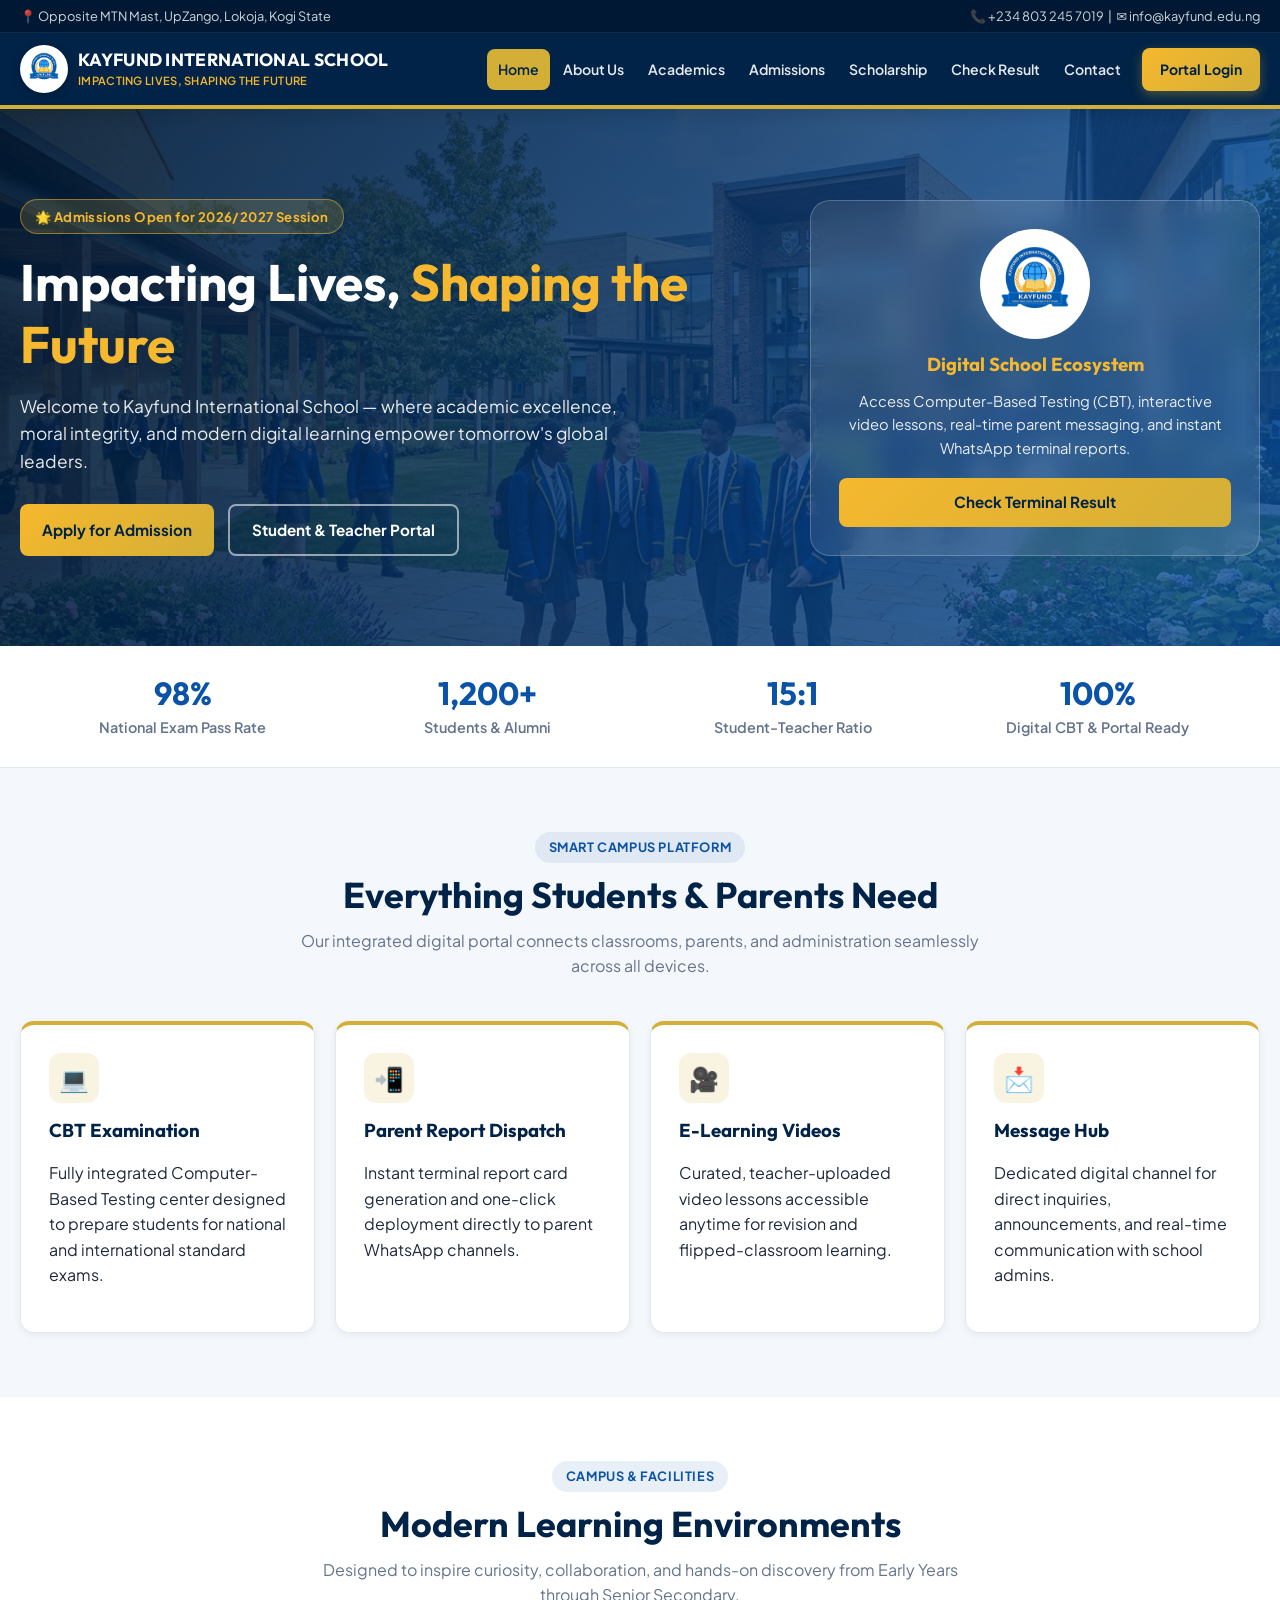
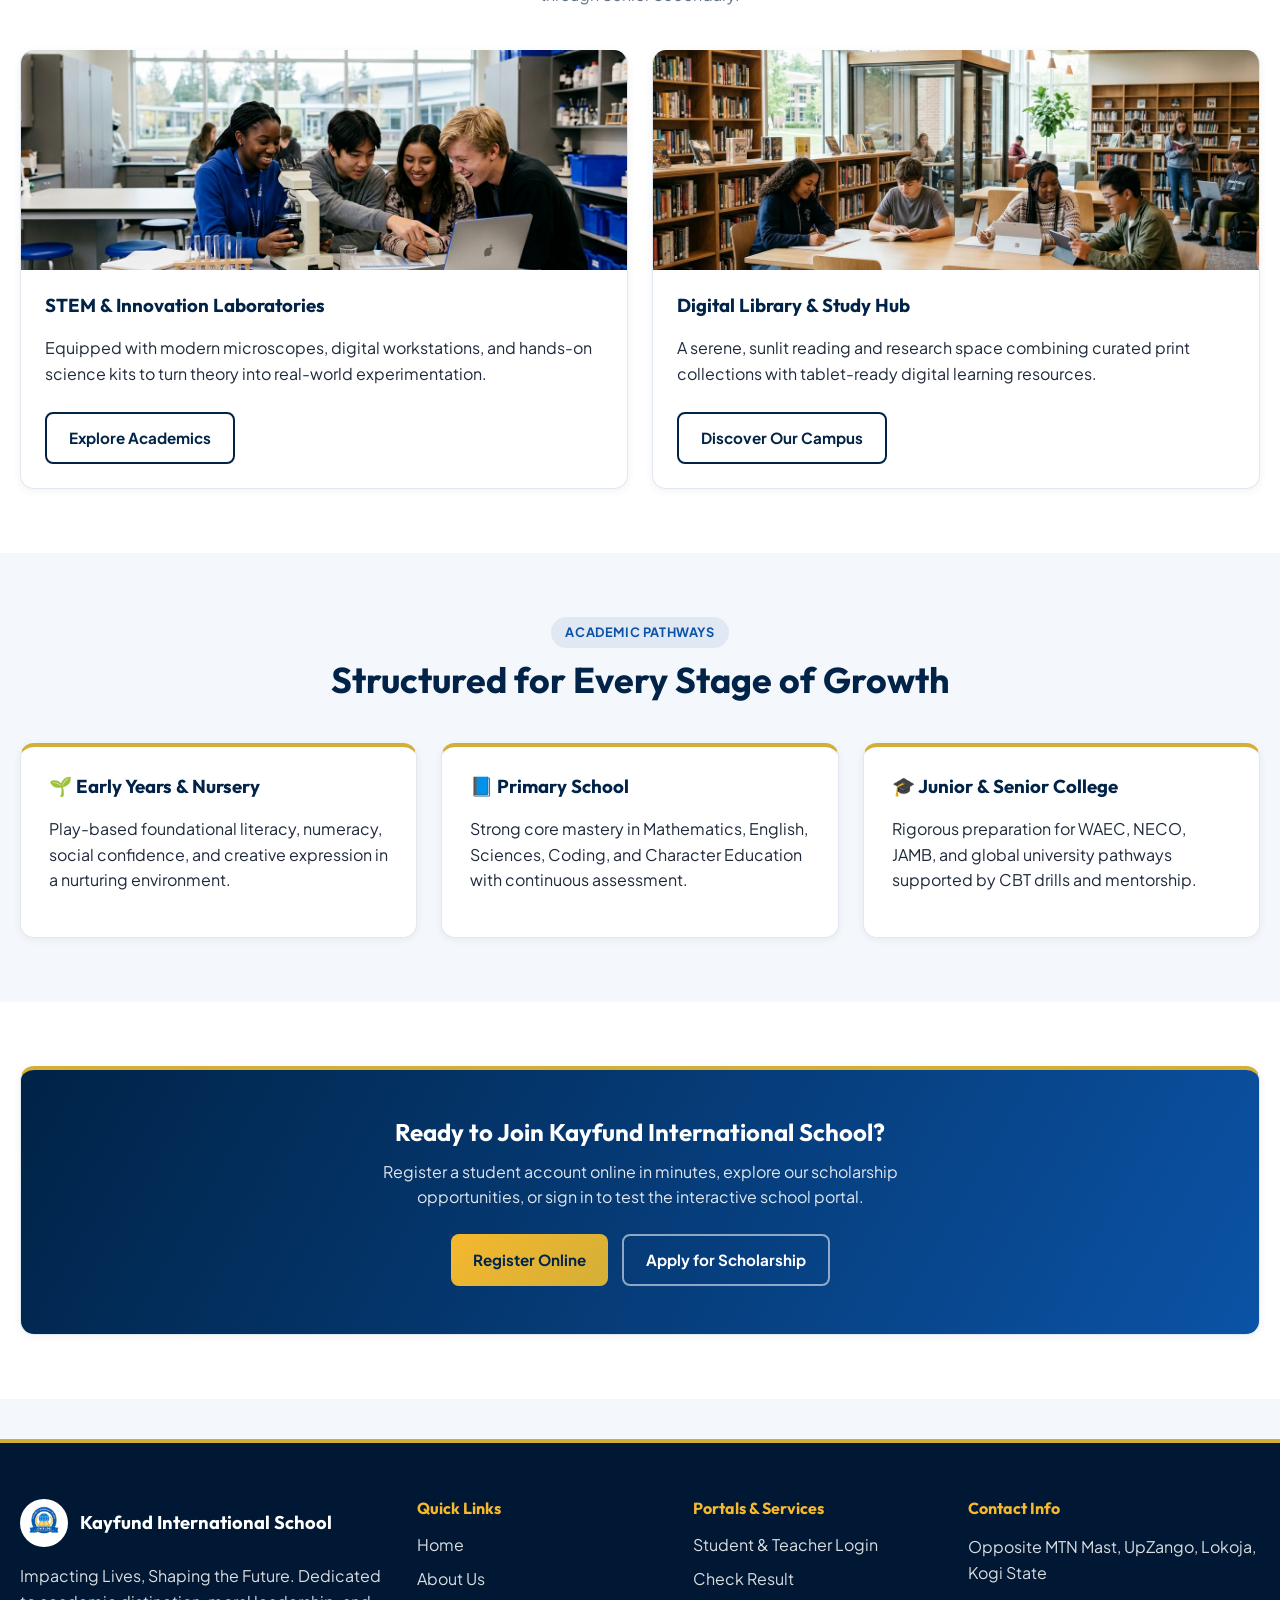
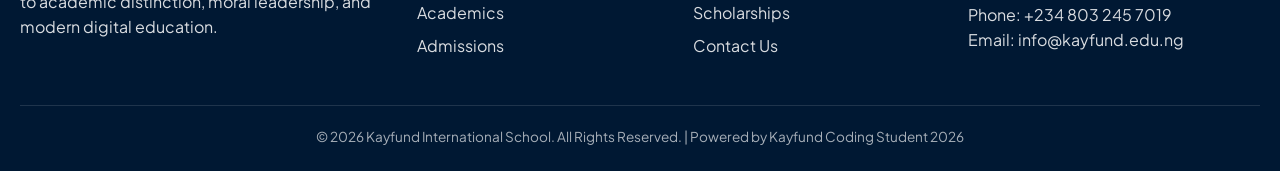
<file: index.html>
<!DOCTYPE html>
<html lang="en">
<head>
    <meta charset="UTF-8">
    <meta name="viewport" content="width=device-width, initial-scale=1.0">
    <title>Kayfund International School | Impacting Lives, Shaping the Future</title>
    <link rel="icon" type="image/png" href="assets/images/logo.png">
    <link rel="stylesheet" href="assets/css/styles.css">
</head>
<body>
    <header class="site-header">
        <div class="top-utility">
            <div class="container top-utility-inner">
                <span>📍 Opposite MTN Mast, UpZango, Lokoja, Kogi State</span>
                <span>📞 +234 803 245 7019 &nbsp;|&nbsp; ✉️ info@kayfund.edu.ng</span>
            </div>
        </div>
        <div class="header-main">
            <a href="index.html" class="brand">
                <img src="assets/images/logo.png" alt="Kayfund International School Logo" class="brand-logo">
                <div class="brand-text">
                    <h1>KAYFUND INTERNATIONAL SCHOOL</h1>
                    <p>Impacting Lives, Shaping the Future</p>
                </div>
            </a>
            <button class="nav-toggle" id="nav-toggle" aria-label="Toggle navigation" aria-expanded="false">☰</button>
            <nav class="main-nav" id="main-nav">
                <a href="index.html" class="nav-item active">Home</a>
                <a href="about.html" class="nav-item">About Us</a>
                <a href="academics.html" class="nav-item">Academics</a>
                <a href="admissions.html" class="nav-item">Admissions</a>
                <a href="scholarship.html" class="nav-item">Scholarship</a>
                <a href="results.html" class="nav-item">Check Result</a>
                <a href="contact.html" class="nav-item">Contact</a>
                <a href="login.html" id="nav-portal-cta" class="nav-item nav-cta">Portal Login</a>
            </nav>
        </div>
    </header>

    <section class="hero">
        <div class="hero-inner">
            <div>
                <div class="hero-badge">🌟 Admissions Open for 2026/2027 Session</div>
                <h2>Impacting Lives, <span>Shaping the Future</span></h2>
                <p>Welcome to Kayfund International School — where academic excellence, moral integrity, and modern digital learning empower tomorrow's global leaders.</p>
                <div class="hero-actions">
                    <a href="admissions.html" class="btn btn-gold">Apply for Admission</a>
                    <a href="login.html" class="btn btn-outline">Student &amp; Teacher Portal</a>
                </div>
            </div>
            <div class="hero-card">
                <img src="assets/images/logo.png" alt="Kayfund Crest">
                <h3>Digital School Ecosystem</h3>
                <p>Access Computer-Based Testing (CBT), interactive video lessons, real-time parent messaging, and instant WhatsApp terminal reports.</p>
                <a href="results.html" class="btn btn-gold btn-block">Check Terminal Result</a>
            </div>
        </div>
    </section>

    <section class="stats-strip">
        <div class="container stats-grid">
            <div class="stat-item">
                <h3>98%</h3>
                <p>National Exam Pass Rate</p>
            </div>
            <div class="stat-item">
                <h3>1,200+</h3>
                <p>Students &amp; Alumni</p>
            </div>
            <div class="stat-item">
                <h3>15:1</h3>
                <p>Student-Teacher Ratio</p>
            </div>
            <div class="stat-item">
                <h3>100%</h3>
                <p>Digital CBT &amp; Portal Ready</p>
            </div>
        </div>
    </section>

    <section class="section">
        <div class="container">
            <div class="section-header">
                <span class="section-tag">Smart Campus Platform</span>
                <h2>Everything Students &amp; Parents Need</h2>
                <p>Our integrated digital portal connects classrooms, parents, and administration seamlessly across all devices.</p>
            </div>
            <div class="grid-4">
                <div class="card">
                    <div class="card-icon">💻</div>
                    <h3>CBT Examination</h3>
                    <p>Fully integrated Computer-Based Testing center designed to prepare students for national and international standard exams.</p>
                </div>
                <div class="card">
                    <div class="card-icon">📲</div>
                    <h3>Parent Report Dispatch</h3>
                    <p>Instant terminal report card generation and one-click deployment directly to parent WhatsApp channels.</p>
                </div>
                <div class="card">
                    <div class="card-icon">🎥</div>
                    <h3>E-Learning Videos</h3>
                    <p>Curated, teacher-uploaded video lessons accessible anytime for revision and flipped-classroom learning.</p>
                </div>
                <div class="card">
                    <div class="card-icon">📩</div>
                    <h3>Message Hub</h3>
                    <p>Dedicated digital channel for direct inquiries, announcements, and real-time communication with school admins.</p>
                </div>
            </div>
        </div>
    </section>

    <section class="section section-alt">
        <div class="container">
            <div class="section-header">
                <span class="section-tag">Campus &amp; Facilities</span>
                <h2>Modern Learning Environments</h2>
                <p>Designed to inspire curiosity, collaboration, and hands-on discovery from Early Years through Senior Secondary.</p>
            </div>
            <div class="grid-2">
                <div class="card media-card">
                    <img src="assets/images/stem-lab.jpg" alt="Kayfund STEM and Science Laboratory">
                    <div class="media-card-body">
                        <h3>STEM &amp; Innovation Laboratories</h3>
                        <p>Equipped with modern microscopes, digital workstations, and hands-on science kits to turn theory into real-world experimentation.</p>
                        <a href="academics.html" class="btn btn-outline-dark" style="margin-top:10px;">Explore Academics</a>
                    </div>
                </div>
                <div class="card media-card">
                    <img src="assets/images/library-learning.jpg" alt="Kayfund Digital Library and Study Hub">
                    <div class="media-card-body">
                        <h3>Digital Library &amp; Study Hub</h3>
                        <p>A serene, sunlit reading and research space combining curated print collections with tablet-ready digital learning resources.</p>
                        <a href="about.html" class="btn btn-outline-dark" style="margin-top:10px;">Discover Our Campus</a>
                    </div>
                </div>
            </div>
        </div>
    </section>

    <section class="section">
        <div class="container">
            <div class="section-header">
                <span class="section-tag">Academic Pathways</span>
                <h2>Structured for Every Stage of Growth</h2>
            </div>
            <div class="grid-3">
                <div class="card">
                    <h3>🌱 Early Years &amp; Nursery</h3>
                    <p>Play-based foundational literacy, numeracy, social confidence, and creative expression in a nurturing environment.</p>
                </div>
                <div class="card">
                    <h3>📘 Primary School</h3>
                    <p>Strong core mastery in Mathematics, English, Sciences, Coding, and Character Education with continuous assessment.</p>
                </div>
                <div class="card">
                    <h3>🎓 Junior &amp; Senior College</h3>
                    <p>Rigorous preparation for WAEC, NECO, JAMB, and global university pathways supported by CBT drills and mentorship.</p>
                </div>
            </div>
        </div>
    </section>

    <section class="section section-alt">
        <div class="container">
            <div class="card" style="background: linear-gradient(120deg, var(--navy), var(--royal)); color:#fff; text-align:center; padding:48px 24px; border-top:4px solid var(--gold);">
                <h2 style="color:#fff; margin-bottom:12px;">Ready to Join Kayfund International School?</h2>
                <p style="color:rgba(255,255,255,0.88); max-width:620px; margin:0 auto 24px;">Register a student account online in minutes, explore our scholarship opportunities, or sign in to test the interactive school portal.</p>
                <div class="hero-actions" style="justify-content:center;">
                    <a href="admissions.html" class="btn btn-gold">Register Online</a>
                    <a href="scholarship.html" class="btn btn-outline">Apply for Scholarship</a>
                </div>
            </div>
        </div>
    </section>

    <footer class="site-footer">
        <div class="container">
            <div class="footer-grid">
                <div>
                    <div class="footer-brand">
                        <img src="assets/images/logo.png" alt="Kayfund Logo">
                        <h3>Kayfund International School</h3>
                    </div>
                    <p>Impacting Lives, Shaping the Future. Dedicated to academic distinction, moral leadership, and modern digital education.</p>
                </div>
                <div>
                    <h4>Quick Links</h4>
                    <ul class="footer-links">
                        <li><a href="index.html">Home</a></li>
                        <li><a href="about.html">About Us</a></li>
                        <li><a href="academics.html">Academics</a></li>
                        <li><a href="admissions.html">Admissions</a></li>
                    </ul>
                </div>
                <div>
                    <h4>Portals &amp; Services</h4>
                    <ul class="footer-links">
                        <li><a href="login.html">Student &amp; Teacher Login</a></li>
                        <li><a href="results.html">Check Result</a></li>
                        <li><a href="scholarship.html">Scholarships</a></li>
                        <li><a href="contact.html">Contact Us</a></li>
                    </ul>
                </div>
                <div>
                    <h4>Contact Info</h4>
                    <p>Opposite MTN Mast, UpZango, Lokoja, Kogi State</p>
                    <p>Phone: +234 803 245 7019<br>Email: info@kayfund.edu.ng</p>
                </div>
            </div>
            <div class="footer-bottom">
                &copy; 2026 Kayfund International School. All Rights Reserved. | Powered by Kayfund Coding Student 2026
            </div>
        </div>
    </footer>

    <script src="assets/js/app.js"></script>
</body>
</html>
</file>
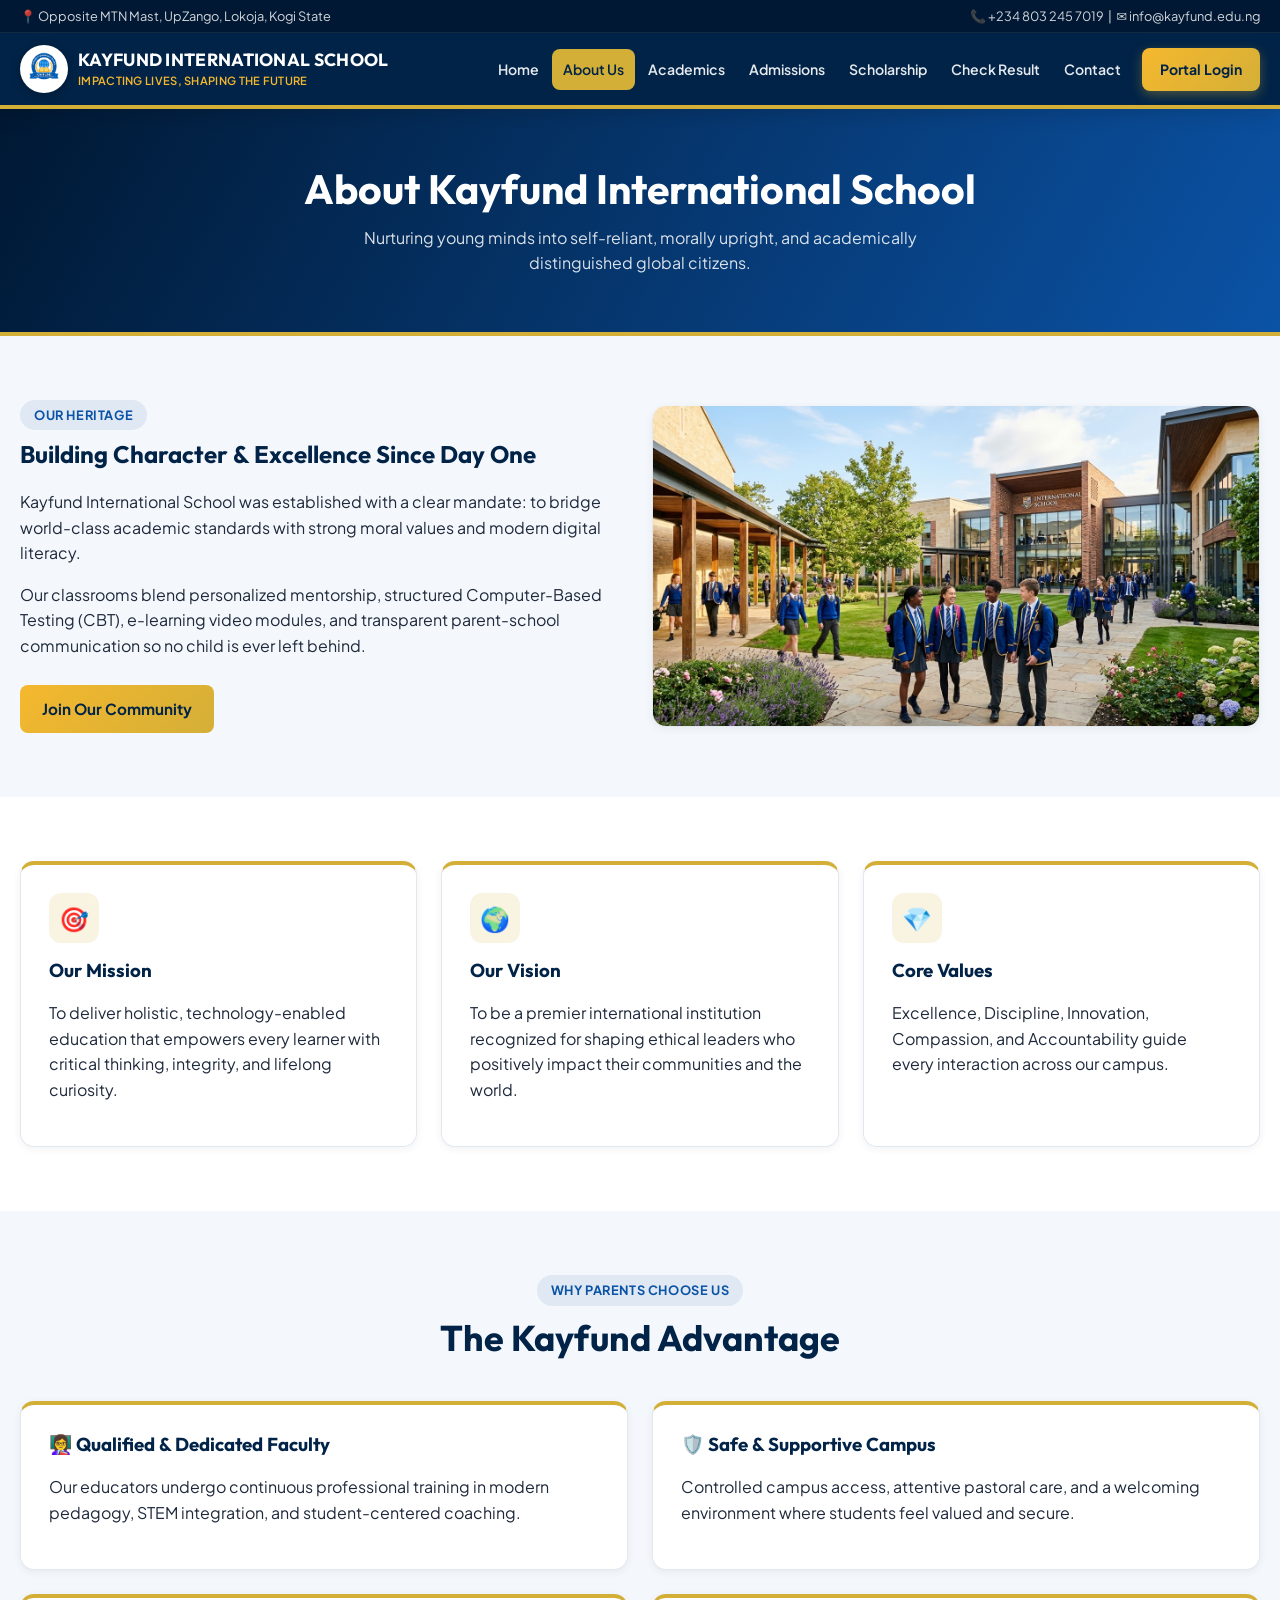
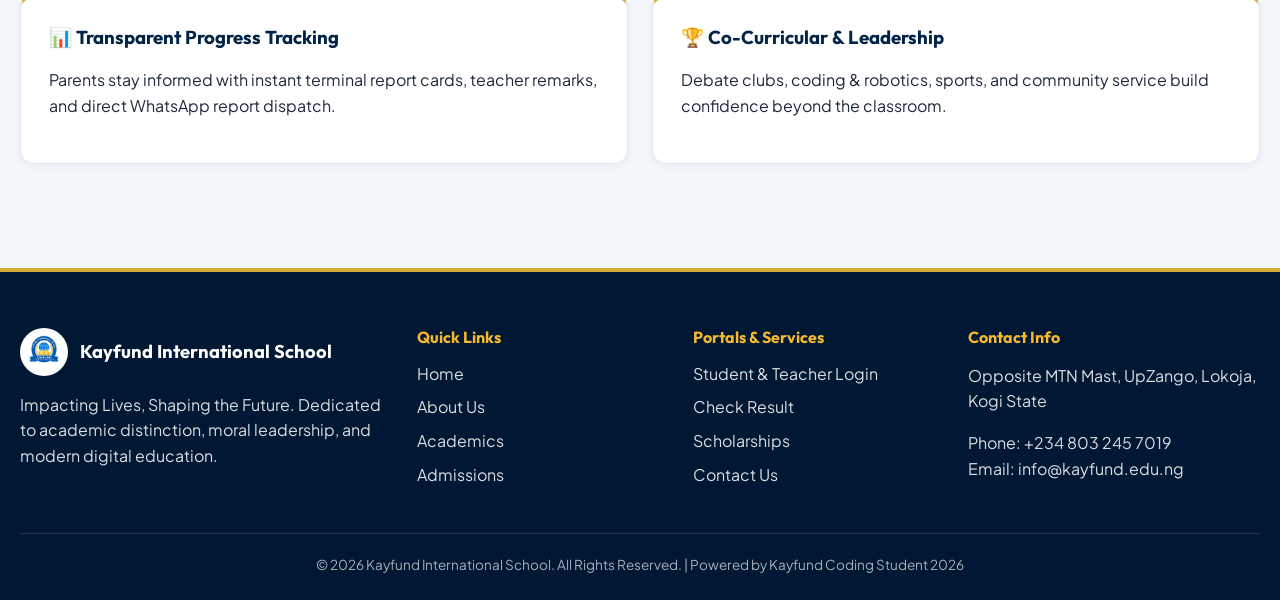
<file: about.html>
<!DOCTYPE html>
<html lang="en">
<head>
    <meta charset="UTF-8">
    <meta name="viewport" content="width=device-width, initial-scale=1.0">
    <title>About Us | Kayfund International School</title>
    <link rel="icon" type="image/png" href="assets/images/logo.png">
    <link rel="stylesheet" href="assets/css/styles.css">
</head>
<body>
    <header class="site-header">
        <div class="top-utility">
            <div class="container top-utility-inner">
                <span>📍 Opposite MTN Mast, UpZango, Lokoja, Kogi State</span>
                <span>📞 +234 803 245 7019 &nbsp;|&nbsp; ✉️ info@kayfund.edu.ng</span>
            </div>
        </div>
        <div class="header-main">
            <a href="index.html" class="brand">
                <img src="assets/images/logo.png" alt="Kayfund International School Logo" class="brand-logo">
                <div class="brand-text">
                    <h1>KAYFUND INTERNATIONAL SCHOOL</h1>
                    <p>Impacting Lives, Shaping the Future</p>
                </div>
            </a>
            <button class="nav-toggle" id="nav-toggle" aria-label="Toggle navigation" aria-expanded="false">☰</button>
            <nav class="main-nav" id="main-nav">
                <a href="index.html" class="nav-item">Home</a>
                <a href="about.html" class="nav-item active">About Us</a>
                <a href="academics.html" class="nav-item">Academics</a>
                <a href="admissions.html" class="nav-item">Admissions</a>
                <a href="scholarship.html" class="nav-item">Scholarship</a>
                <a href="results.html" class="nav-item">Check Result</a>
                <a href="contact.html" class="nav-item">Contact</a>
                <a href="login.html" id="nav-portal-cta" class="nav-item nav-cta">Portal Login</a>
            </nav>
        </div>
    </header>

    <section class="page-banner">
        <div class="container">
            <h1>About Kayfund International School</h1>
            <p>Nurturing young minds into self-reliant, morally upright, and academically distinguished global citizens.</p>
        </div>
    </section>

    <section class="section">
        <div class="container">
            <div class="grid-2" style="align-items:center;">
                <div>
                    <span class="section-tag">Our Heritage</span>
                    <h2>Building Character &amp; Excellence Since Day One</h2>
                    <p>Kayfund International School was established with a clear mandate: to bridge world-class academic standards with strong moral values and modern digital literacy.</p>
                    <p>Our classrooms blend personalized mentorship, structured Computer-Based Testing (CBT), e-learning video modules, and transparent parent-school communication so no child is ever left behind.</p>
                    <a href="admissions.html" class="btn btn-gold" style="margin-top:10px;">Join Our Community</a>
                </div>
                <div class="card media-card">
                    <img src="assets/images/hero-campus.jpg" alt="Kayfund International School Campus" style="height:320px;">
                </div>
            </div>
        </div>
    </section>

    <section class="section section-alt">
        <div class="container">
            <div class="grid-3">
                <div class="card">
                    <div class="card-icon">🎯</div>
                    <h3>Our Mission</h3>
                    <p>To deliver holistic, technology-enabled education that empowers every learner with critical thinking, integrity, and lifelong curiosity.</p>
                </div>
                <div class="card">
                    <div class="card-icon">🌍</div>
                    <h3>Our Vision</h3>
                    <p>To be a premier international institution recognized for shaping ethical leaders who positively impact their communities and the world.</p>
                </div>
                <div class="card">
                    <div class="card-icon">💎</div>
                    <h3>Core Values</h3>
                    <p>Excellence, Discipline, Innovation, Compassion, and Accountability guide every interaction across our campus.</p>
                </div>
            </div>
        </div>
    </section>

    <section class="section">
        <div class="container">
            <div class="section-header">
                <span class="section-tag">Why Parents Choose Us</span>
                <h2>The Kayfund Advantage</h2>
            </div>
            <div class="grid-2">
                <div class="card">
                    <h3>👩‍🏫 Qualified &amp; Dedicated Faculty</h3>
                    <p>Our educators undergo continuous professional training in modern pedagogy, STEM integration, and student-centered coaching.</p>
                </div>
                <div class="card">
                    <h3>🛡️ Safe &amp; Supportive Campus</h3>
                    <p>Controlled campus access, attentive pastoral care, and a welcoming environment where students feel valued and secure.</p>
                </div>
                <div class="card">
                    <h3>📊 Transparent Progress Tracking</h3>
                    <p>Parents stay informed with instant terminal report cards, teacher remarks, and direct WhatsApp report dispatch.</p>
                </div>
                <div class="card">
                    <h3>🏆 Co-Curricular &amp; Leadership</h3>
                    <p>Debate clubs, coding &amp; robotics, sports, and community service build confidence beyond the classroom.</p>
                </div>
            </div>
        </div>
    </section>

    <footer class="site-footer">
        <div class="container">
            <div class="footer-grid">
                <div>
                    <div class="footer-brand">
                        <img src="assets/images/logo.png" alt="Kayfund Logo">
                        <h3>Kayfund International School</h3>
                    </div>
                    <p>Impacting Lives, Shaping the Future. Dedicated to academic distinction, moral leadership, and modern digital education.</p>
                </div>
                <div>
                    <h4>Quick Links</h4>
                    <ul class="footer-links">
                        <li><a href="index.html">Home</a></li>
                        <li><a href="about.html">About Us</a></li>
                        <li><a href="academics.html">Academics</a></li>
                        <li><a href="admissions.html">Admissions</a></li>
                    </ul>
                </div>
                <div>
                    <h4>Portals &amp; Services</h4>
                    <ul class="footer-links">
                        <li><a href="login.html">Student &amp; Teacher Login</a></li>
                        <li><a href="results.html">Check Result</a></li>
                        <li><a href="scholarship.html">Scholarships</a></li>
                        <li><a href="contact.html">Contact Us</a></li>
                    </ul>
                </div>
                <div>
                    <h4>Contact Info</h4>
                    <p>Opposite MTN Mast, UpZango, Lokoja, Kogi State</p>
                    <p>Phone: +234 803 245 7019<br>Email: info@kayfund.edu.ng</p>
                </div>
            </div>
            <div class="footer-bottom">
                &copy; 2026 Kayfund International School. All Rights Reserved. | Powered by Kayfund Coding Student 2026
            </div>
        </div>
    </footer>

    <script src="assets/js/app.js"></script>
</body>
</html>
</file>
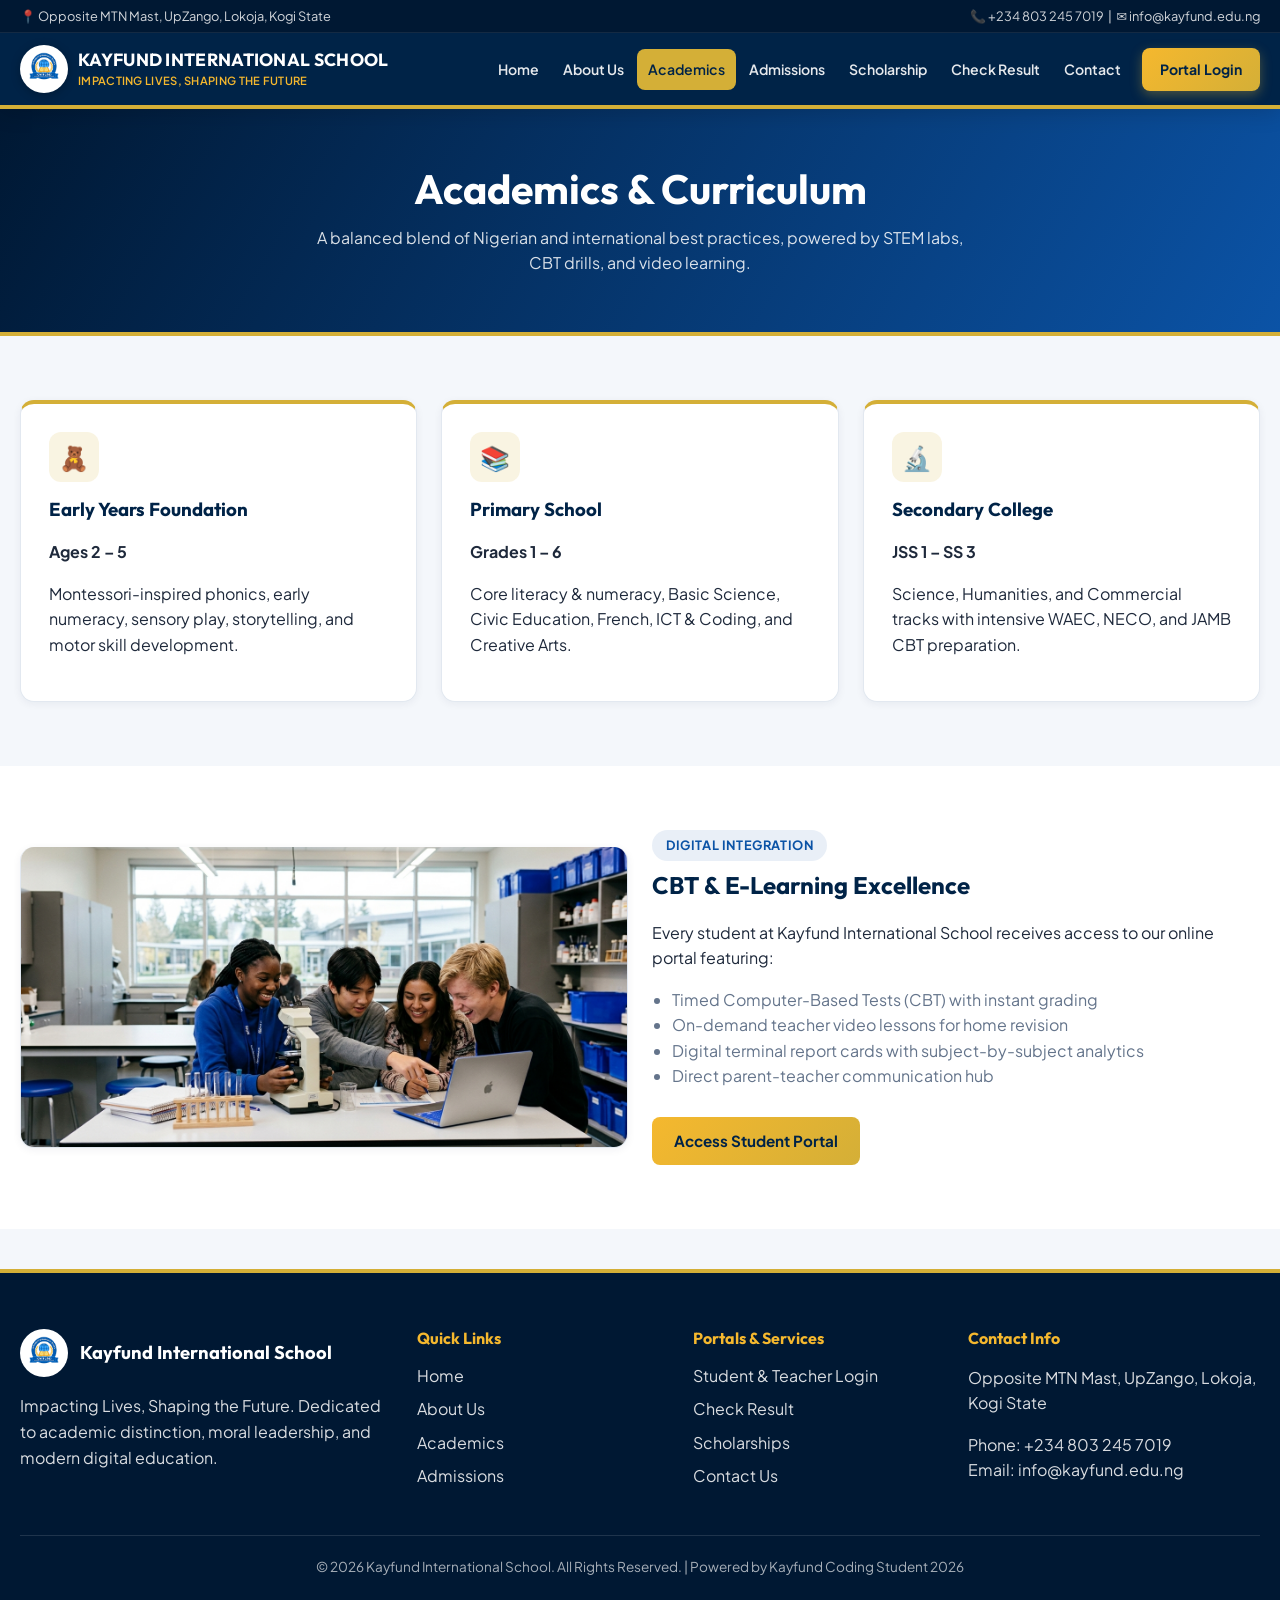
<file: academics.html>
<!DOCTYPE html>
<html lang="en">
<head>
    <meta charset="UTF-8">
    <meta name="viewport" content="width=device-width, initial-scale=1.0">
    <title>Academics | Kayfund International School</title>
    <link rel="icon" type="image/png" href="assets/images/logo.png">
    <link rel="stylesheet" href="assets/css/styles.css">
</head>
<body>
    <header class="site-header">
        <div class="top-utility">
            <div class="container top-utility-inner">
                <span>📍 Opposite MTN Mast, UpZango, Lokoja, Kogi State</span>
                <span>📞 +234 803 245 7019 &nbsp;|&nbsp; ✉️ info@kayfund.edu.ng</span>
            </div>
        </div>
        <div class="header-main">
            <a href="index.html" class="brand">
                <img src="assets/images/logo.png" alt="Kayfund International School Logo" class="brand-logo">
                <div class="brand-text">
                    <h1>KAYFUND INTERNATIONAL SCHOOL</h1>
                    <p>Impacting Lives, Shaping the Future</p>
                </div>
            </a>
            <button class="nav-toggle" id="nav-toggle" aria-label="Toggle navigation" aria-expanded="false">☰</button>
            <nav class="main-nav" id="main-nav">
                <a href="index.html" class="nav-item">Home</a>
                <a href="about.html" class="nav-item">About Us</a>
                <a href="academics.html" class="nav-item active">Academics</a>
                <a href="admissions.html" class="nav-item">Admissions</a>
                <a href="scholarship.html" class="nav-item">Scholarship</a>
                <a href="results.html" class="nav-item">Check Result</a>
                <a href="contact.html" class="nav-item">Contact</a>
                <a href="login.html" id="nav-portal-cta" class="nav-item nav-cta">Portal Login</a>
            </nav>
        </div>
    </header>

    <section class="page-banner">
        <div class="container">
            <h1>Academics &amp; Curriculum</h1>
            <p>A balanced blend of Nigerian and international best practices, powered by STEM labs, CBT drills, and video learning.</p>
        </div>
    </section>

    <section class="section">
        <div class="container">
            <div class="grid-3">
                <div class="card">
                    <div class="card-icon">🧸</div>
                    <h3>Early Years Foundation</h3>
                    <p><strong>Ages 2 – 5</strong></p>
                    <p>Montessori-inspired phonics, early numeracy, sensory play, storytelling, and motor skill development.</p>
                </div>
                <div class="card">
                    <div class="card-icon">📚</div>
                    <h3>Primary School</h3>
                    <p><strong>Grades 1 – 6</strong></p>
                    <p>Core literacy &amp; numeracy, Basic Science, Civic Education, French, ICT &amp; Coding, and Creative Arts.</p>
                </div>
                <div class="card">
                    <div class="card-icon">🔬</div>
                    <h3>Secondary College</h3>
                    <p><strong>JSS 1 – SS 3</strong></p>
                    <p>Science, Humanities, and Commercial tracks with intensive WAEC, NECO, and JAMB CBT preparation.</p>
                </div>
            </div>
        </div>
    </section>

    <section class="section section-alt">
        <div class="container">
            <div class="grid-2" style="align-items:center;">
                <div class="card media-card">
                    <img src="assets/images/stem-lab.jpg" alt="Science Laboratory" style="height:300px;">
                </div>
                <div>
                    <span class="section-tag">Digital Integration</span>
                    <h2>CBT &amp; E-Learning Excellence</h2>
                    <p>Every student at Kayfund International School receives access to our online portal featuring:</p>
                    <ul style="padding-left:20px; color:var(--text-muted);">
                        <li>Timed Computer-Based Tests (CBT) with instant grading</li>
                        <li>On-demand teacher video lessons for home revision</li>
                        <li>Digital terminal report cards with subject-by-subject analytics</li>
                        <li>Direct parent-teacher communication hub</li>
                    </ul>
                    <a href="login.html" class="btn btn-gold" style="margin-top:12px;">Access Student Portal</a>
                </div>
            </div>
        </div>
    </section>

    <footer class="site-footer">
        <div class="container">
            <div class="footer-grid">
                <div>
                    <div class="footer-brand">
                        <img src="assets/images/logo.png" alt="Kayfund Logo">
                        <h3>Kayfund International School</h3>
                    </div>
                    <p>Impacting Lives, Shaping the Future. Dedicated to academic distinction, moral leadership, and modern digital education.</p>
                </div>
                <div>
                    <h4>Quick Links</h4>
                    <ul class="footer-links">
                        <li><a href="index.html">Home</a></li>
                        <li><a href="about.html">About Us</a></li>
                        <li><a href="academics.html">Academics</a></li>
                        <li><a href="admissions.html">Admissions</a></li>
                    </ul>
                </div>
                <div>
                    <h4>Portals &amp; Services</h4>
                    <ul class="footer-links">
                        <li><a href="login.html">Student &amp; Teacher Login</a></li>
                        <li><a href="results.html">Check Result</a></li>
                        <li><a href="scholarship.html">Scholarships</a></li>
                        <li><a href="contact.html">Contact Us</a></li>
                    </ul>
                </div>
                <div>
                    <h4>Contact Info</h4>
                    <p>Opposite MTN Mast, UpZango, Lokoja, Kogi State</p>
                    <p>Phone: +234 803 245 7019<br>Email: info@kayfund.edu.ng</p>
                </div>
            </div>
            <div class="footer-bottom">
                &copy; 2026 Kayfund International School. All Rights Reserved. | Powered by Kayfund Coding Student 2026
            </div>
        </div>
    </footer>

    <script src="assets/js/app.js"></script>
</body>
</html>
</file>
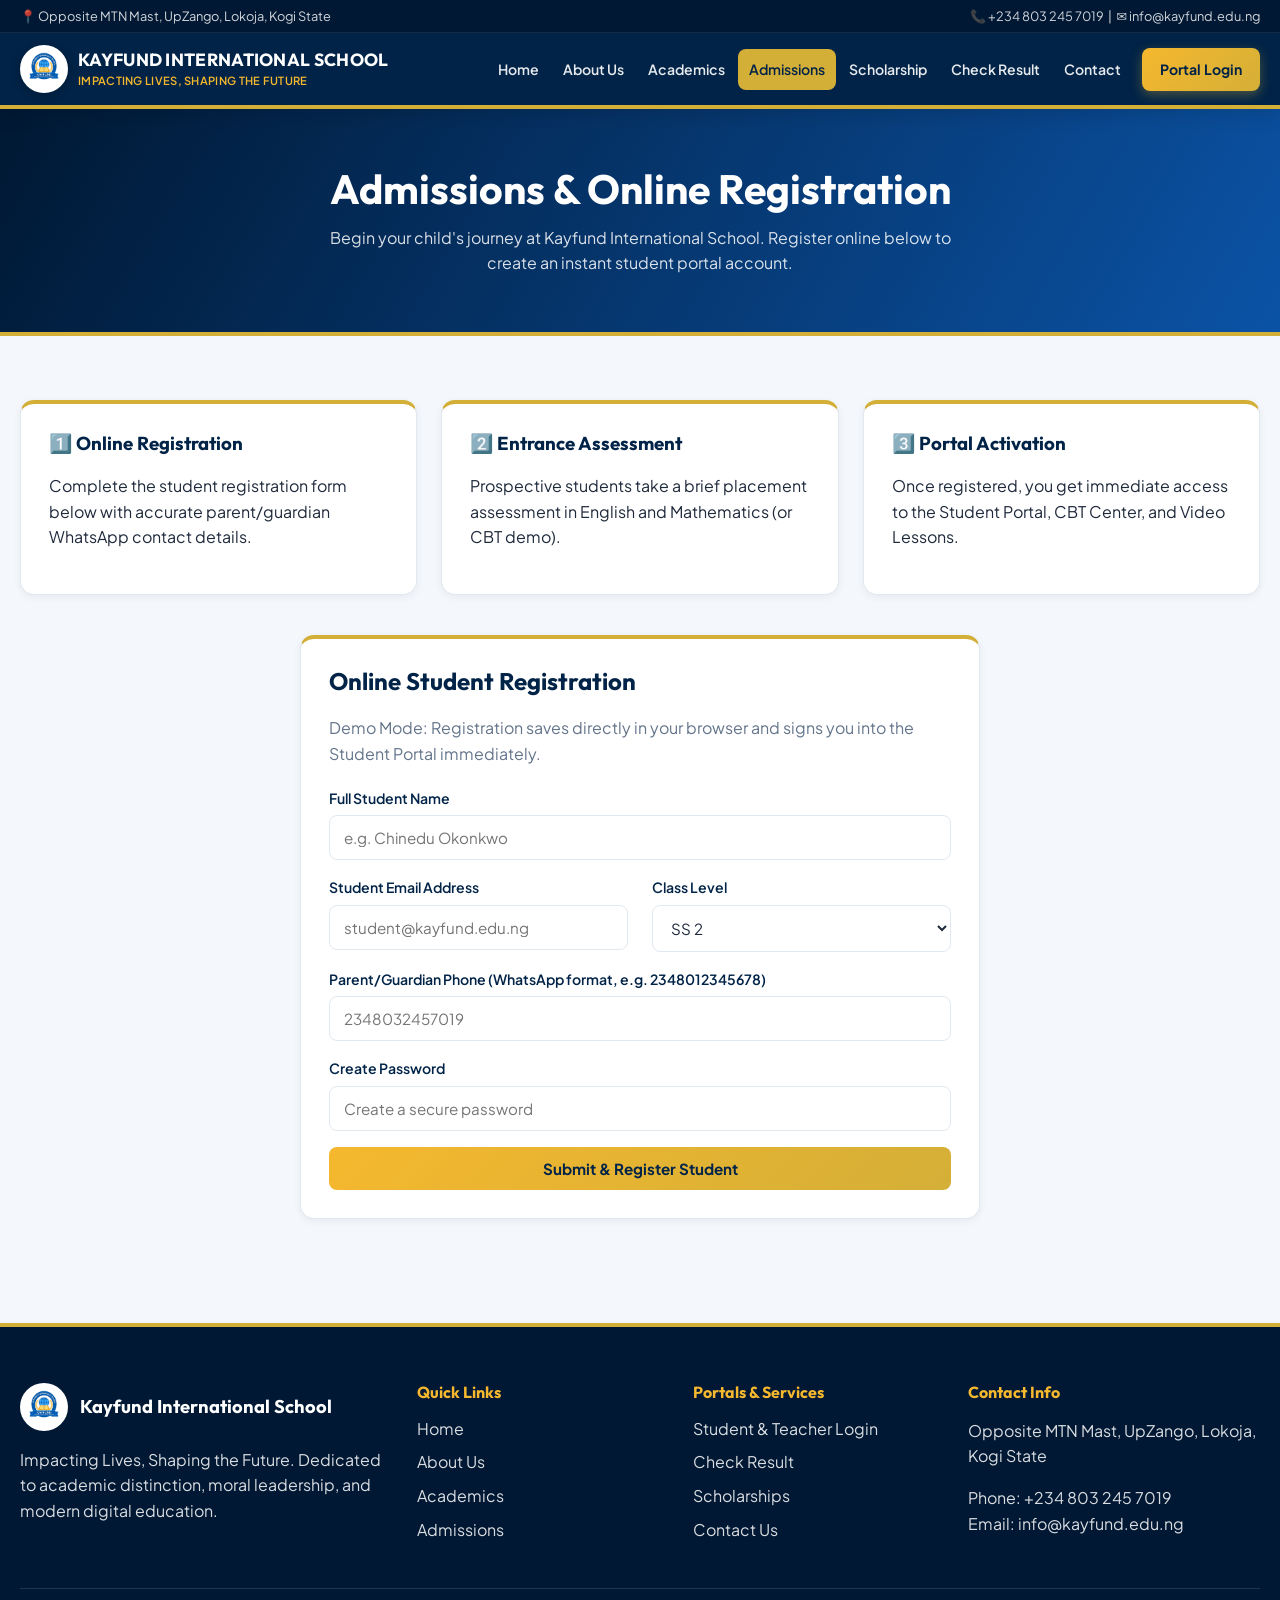
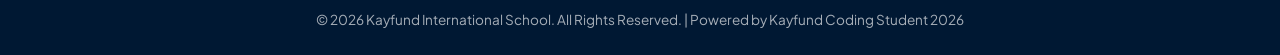
<file: admissions.html>
<!DOCTYPE html>
<html lang="en">
<head>
    <meta charset="UTF-8">
    <meta name="viewport" content="width=device-width, initial-scale=1.0">
    <title>Admissions | Kayfund International School</title>
    <link rel="icon" type="image/png" href="assets/images/logo.png">
    <link rel="stylesheet" href="assets/css/styles.css">
</head>
<body>
    <header class="site-header">
        <div class="top-utility">
            <div class="container top-utility-inner">
                <span>📍 Opposite MTN Mast, UpZango, Lokoja, Kogi State</span>
                <span>📞 +234 803 245 7019 &nbsp;|&nbsp; ✉️ info@kayfund.edu.ng</span>
            </div>
        </div>
        <div class="header-main">
            <a href="index.html" class="brand">
                <img src="assets/images/logo.png" alt="Kayfund International School Logo" class="brand-logo">
                <div class="brand-text">
                    <h1>KAYFUND INTERNATIONAL SCHOOL</h1>
                    <p>Impacting Lives, Shaping the Future</p>
                </div>
            </a>
            <button class="nav-toggle" id="nav-toggle" aria-label="Toggle navigation" aria-expanded="false">☰</button>
            <nav class="main-nav" id="main-nav">
                <a href="index.html" class="nav-item">Home</a>
                <a href="about.html" class="nav-item">About Us</a>
                <a href="academics.html" class="nav-item">Academics</a>
                <a href="admissions.html" class="nav-item active">Admissions</a>
                <a href="scholarship.html" class="nav-item">Scholarship</a>
                <a href="results.html" class="nav-item">Check Result</a>
                <a href="contact.html" class="nav-item">Contact</a>
                <a href="login.html" id="nav-portal-cta" class="nav-item nav-cta">Portal Login</a>
            </nav>
        </div>
    </header>

    <section class="page-banner">
        <div class="container">
            <h1>Admissions &amp; Online Registration</h1>
            <p>Begin your child's journey at Kayfund International School. Register online below to create an instant student portal account.</p>
        </div>
    </section>

    <section class="section">
        <div class="container">
            <div class="grid-3" style="margin-bottom:40px;">
                <div class="card">
                    <h3>1️⃣ Online Registration</h3>
                    <p>Complete the student registration form below with accurate parent/guardian WhatsApp contact details.</p>
                </div>
                <div class="card">
                    <h3>2️⃣ Entrance Assessment</h3>
                    <p>Prospective students take a brief placement assessment in English and Mathematics (or CBT demo).</p>
                </div>
                <div class="card">
                    <h3>3️⃣ Portal Activation</h3>
                    <p>Once registered, you get immediate access to the Student Portal, CBT Center, and Video Lessons.</p>
                </div>
            </div>

            <div class="card" style="max-width:680px; margin:0 auto;">
                <h2>Online Student Registration</h2>
                <p style="color:var(--text-muted); margin-bottom:20px;">Demo Mode: Registration saves directly in your browser and signs you into the Student Portal immediately.</p>
                <form onsubmit="registerStudentForm(event)">
                    <div class="form-group">
                        <label for="reg-name">Full Student Name</label>
                        <input type="text" id="reg-name" placeholder="e.g. Chinedu Okonkwo" required>
                    </div>
                    <div class="grid-2">
                        <div class="form-group">
                            <label for="reg-email">Student Email Address</label>
                            <input type="email" id="reg-email" placeholder="student@kayfund.edu.ng" required>
                        </div>
                        <div class="form-group">
                            <label for="reg-class">Class Level</label>
                            <select id="reg-class">
                                <option value="Nursery / KG">Nursery / KG</option>
                                <option value="Primary 1 - 6">Primary 1 - 6</option>
                                <option value="JSS 1">JSS 1</option>
                                <option value="JSS 2">JSS 2</option>
                                <option value="JSS 3">JSS 3</option>
                                <option value="SS 1">SS 1</option>
                                <option value="SS 2" selected>SS 2</option>
                                <option value="SS 3">SS 3</option>
                            </select>
                        </div>
                    </div>
                    <div class="form-group">
                        <label for="reg-phone">Parent/Guardian Phone (WhatsApp format, e.g. 2348012345678)</label>
                        <input type="tel" id="reg-phone" placeholder="2348032457019" required>
                    </div>
                    <div class="form-group">
                        <label for="reg-pass">Create Password</label>
                        <input type="password" id="reg-pass" placeholder="Create a secure password" required>
                    </div>
                    <button type="submit" class="btn btn-gold btn-block">Submit &amp; Register Student</button>
                </form>
            </div>
        </div>
    </section>

    <footer class="site-footer">
        <div class="container">
            <div class="footer-grid">
                <div>
                    <div class="footer-brand">
                        <img src="assets/images/logo.png" alt="Kayfund Logo">
                        <h3>Kayfund International School</h3>
                    </div>
                    <p>Impacting Lives, Shaping the Future. Dedicated to academic distinction, moral leadership, and modern digital education.</p>
                </div>
                <div>
                    <h4>Quick Links</h4>
                    <ul class="footer-links">
                        <li><a href="index.html">Home</a></li>
                        <li><a href="about.html">About Us</a></li>
                        <li><a href="academics.html">Academics</a></li>
                        <li><a href="admissions.html">Admissions</a></li>
                    </ul>
                </div>
                <div>
                    <h4>Portals &amp; Services</h4>
                    <ul class="footer-links">
                        <li><a href="login.html">Student &amp; Teacher Login</a></li>
                        <li><a href="results.html">Check Result</a></li>
                        <li><a href="scholarship.html">Scholarships</a></li>
                        <li><a href="contact.html">Contact Us</a></li>
                    </ul>
                </div>
                <div>
                    <h4>Contact Info</h4>
                    <p>Opposite MTN Mast, UpZango, Lokoja, Kogi State</p>
                    <p>Phone: +234 803 245 7019<br>Email: info@kayfund.edu.ng</p>
                </div>
            </div>
            <div class="footer-bottom">
                &copy; 2026 Kayfund International School. All Rights Reserved. | Powered by Kayfund Coding Student 2026
            </div>
        </div>
    </footer>

    <script src="assets/js/app.js"></script>
</body>
</html>
</file>
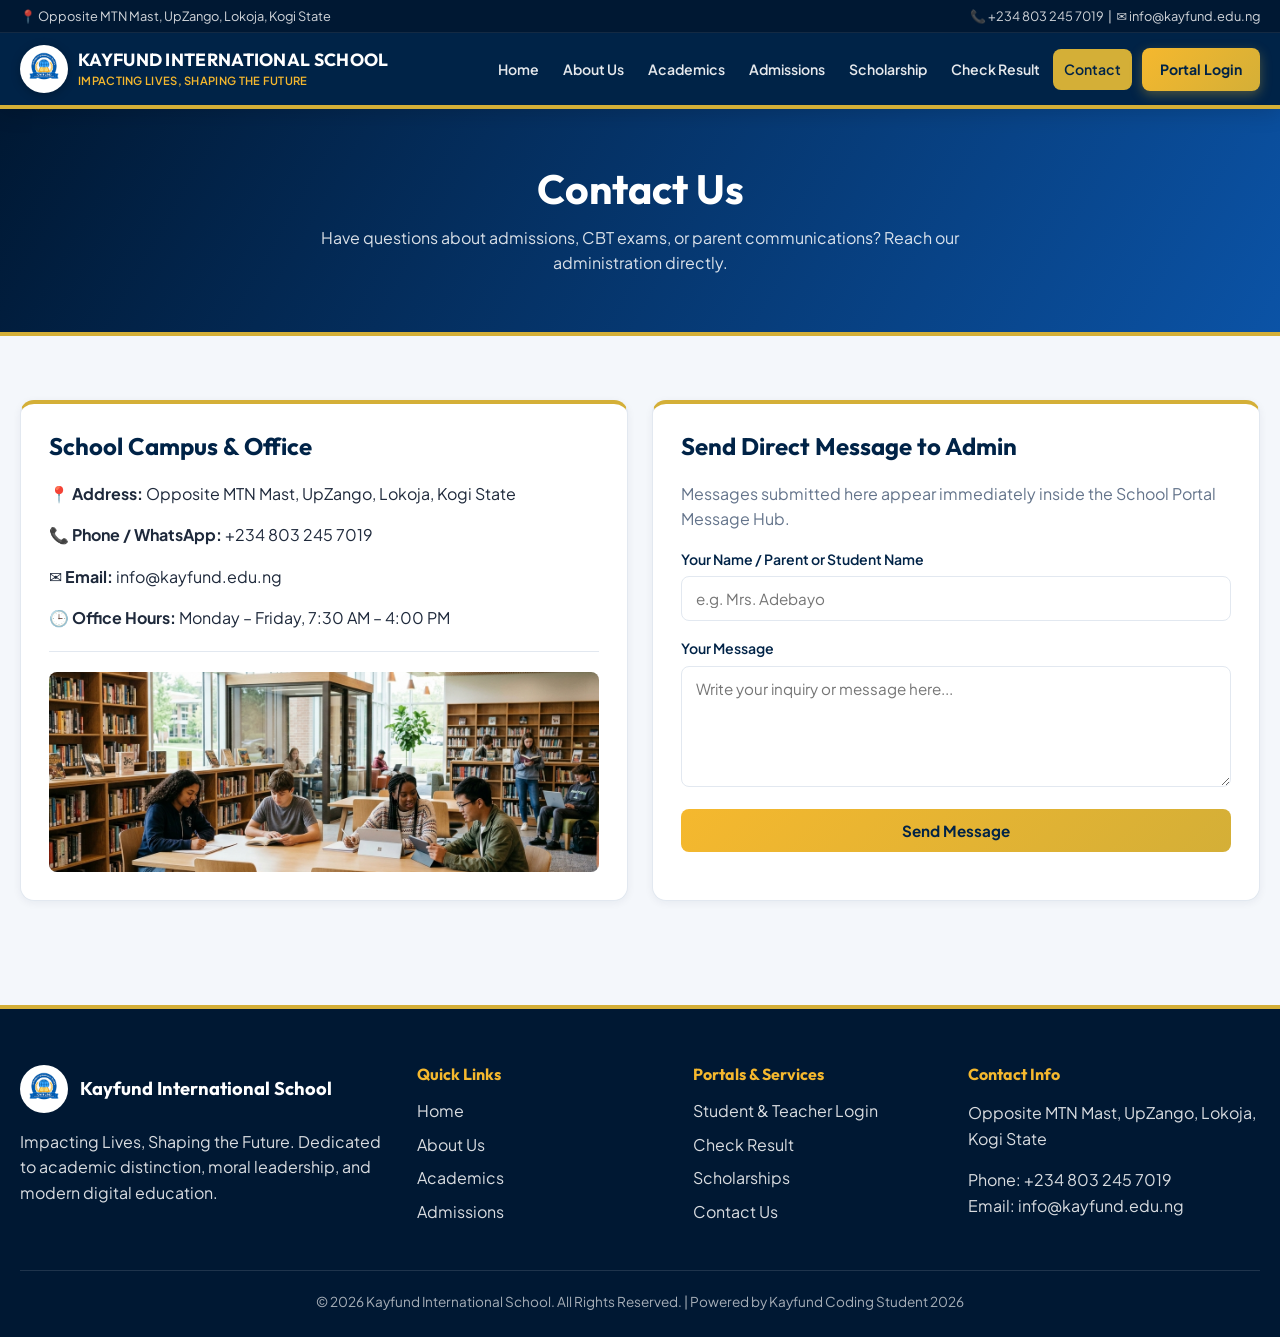
<file: contact.html>
<!DOCTYPE html>
<html lang="en">
<head>
    <meta charset="UTF-8">
    <meta name="viewport" content="width=device-width, initial-scale=1.0">
    <title>Contact Us | Kayfund International School</title>
    <link rel="icon" type="image/png" href="assets/images/logo.png">
    <link rel="stylesheet" href="assets/css/styles.css">
</head>
<body>
    <header class="site-header">
        <div class="top-utility">
            <div class="container top-utility-inner">
                <span>📍 Opposite MTN Mast, UpZango, Lokoja, Kogi State</span>
                <span>📞 +234 803 245 7019 &nbsp;|&nbsp; ✉️ info@kayfund.edu.ng</span>
            </div>
        </div>
        <div class="header-main">
            <a href="index.html" class="brand">
                <img src="assets/images/logo.png" alt="Kayfund International School Logo" class="brand-logo">
                <div class="brand-text">
                    <h1>KAYFUND INTERNATIONAL SCHOOL</h1>
                    <p>Impacting Lives, Shaping the Future</p>
                </div>
            </a>
            <button class="nav-toggle" id="nav-toggle" aria-label="Toggle navigation" aria-expanded="false">☰</button>
            <nav class="main-nav" id="main-nav">
                <a href="index.html" class="nav-item">Home</a>
                <a href="about.html" class="nav-item">About Us</a>
                <a href="academics.html" class="nav-item">Academics</a>
                <a href="admissions.html" class="nav-item">Admissions</a>
                <a href="scholarship.html" class="nav-item">Scholarship</a>
                <a href="results.html" class="nav-item">Check Result</a>
                <a href="contact.html" class="nav-item active">Contact</a>
                <a href="login.html" id="nav-portal-cta" class="nav-item nav-cta">Portal Login</a>
            </nav>
        </div>
    </header>

    <section class="page-banner">
        <div class="container">
            <h1>Contact Us</h1>
            <p>Have questions about admissions, CBT exams, or parent communications? Reach our administration directly.</p>
        </div>
    </section>

    <section class="section">
        <div class="container">
            <div class="grid-2">
                <div class="card">
                    <h2>School Campus &amp; Office</h2>
                    <p><strong>📍 Address:</strong> Opposite MTN Mast, UpZango, Lokoja, Kogi State</p>
                    <p><strong>📞 Phone / WhatsApp:</strong> +234 803 245 7019</p>
                    <p><strong>✉️ Email:</strong> info@kayfund.edu.ng</p>
                    <p><strong>🕒 Office Hours:</strong> Monday – Friday, 7:30 AM – 4:00 PM</p>
                    <hr style="border:none; border-top:1px solid var(--border); margin:20px 0;">
                    <img src="assets/images/library-learning.jpg" alt="Kayfund Campus Library" style="border-radius:var(--radius-sm); height:200px; width:100%; object-fit:cover;">
                </div>

                <div class="card">
                    <h2>Send Direct Message to Admin</h2>
                    <p style="color:var(--text-muted); margin-bottom:16px;">Messages submitted here appear immediately inside the School Portal Message Hub.</p>
                    <form onsubmit="sendPublicMessage(event)">
                        <div class="form-group">
                            <label for="msg-sender">Your Name / Parent or Student Name</label>
                            <input type="text" id="msg-sender" placeholder="e.g. Mrs. Adebayo" required>
                        </div>
                        <div class="form-group">
                            <label for="msg-text">Your Message</label>
                            <textarea id="msg-text" rows="5" placeholder="Write your inquiry or message here..." required></textarea>
                        </div>
                        <button type="submit" class="btn btn-gold btn-block">Send Message</button>
                    </form>
                </div>
            </div>
        </div>
    </section>

    <footer class="site-footer">
        <div class="container">
            <div class="footer-grid">
                <div>
                    <div class="footer-brand">
                        <img src="assets/images/logo.png" alt="Kayfund Logo">
                        <h3>Kayfund International School</h3>
                    </div>
                    <p>Impacting Lives, Shaping the Future. Dedicated to academic distinction, moral leadership, and modern digital education.</p>
                </div>
                <div>
                    <h4>Quick Links</h4>
                    <ul class="footer-links">
                        <li><a href="index.html">Home</a></li>
                        <li><a href="about.html">About Us</a></li>
                        <li><a href="academics.html">Academics</a></li>
                        <li><a href="admissions.html">Admissions</a></li>
                    </ul>
                </div>
                <div>
                    <h4>Portals &amp; Services</h4>
                    <ul class="footer-links">
                        <li><a href="login.html">Student &amp; Teacher Login</a></li>
                        <li><a href="results.html">Check Result</a></li>
                        <li><a href="scholarship.html">Scholarships</a></li>
                        <li><a href="contact.html">Contact Us</a></li>
                    </ul>
                </div>
                <div>
                    <h4>Contact Info</h4>
                    <p>Opposite MTN Mast, UpZango, Lokoja, Kogi State</p>
                    <p>Phone: +234 803 245 7019<br>Email: info@kayfund.edu.ng</p>
                </div>
            </div>
            <div class="footer-bottom">
                &copy; 2026 Kayfund International School. All Rights Reserved. | Powered by Kayfund Coding Student 2026
            </div>
        </div>
    </footer>

    <script src="assets/js/app.js"></script>
</body>
</html>
</file>
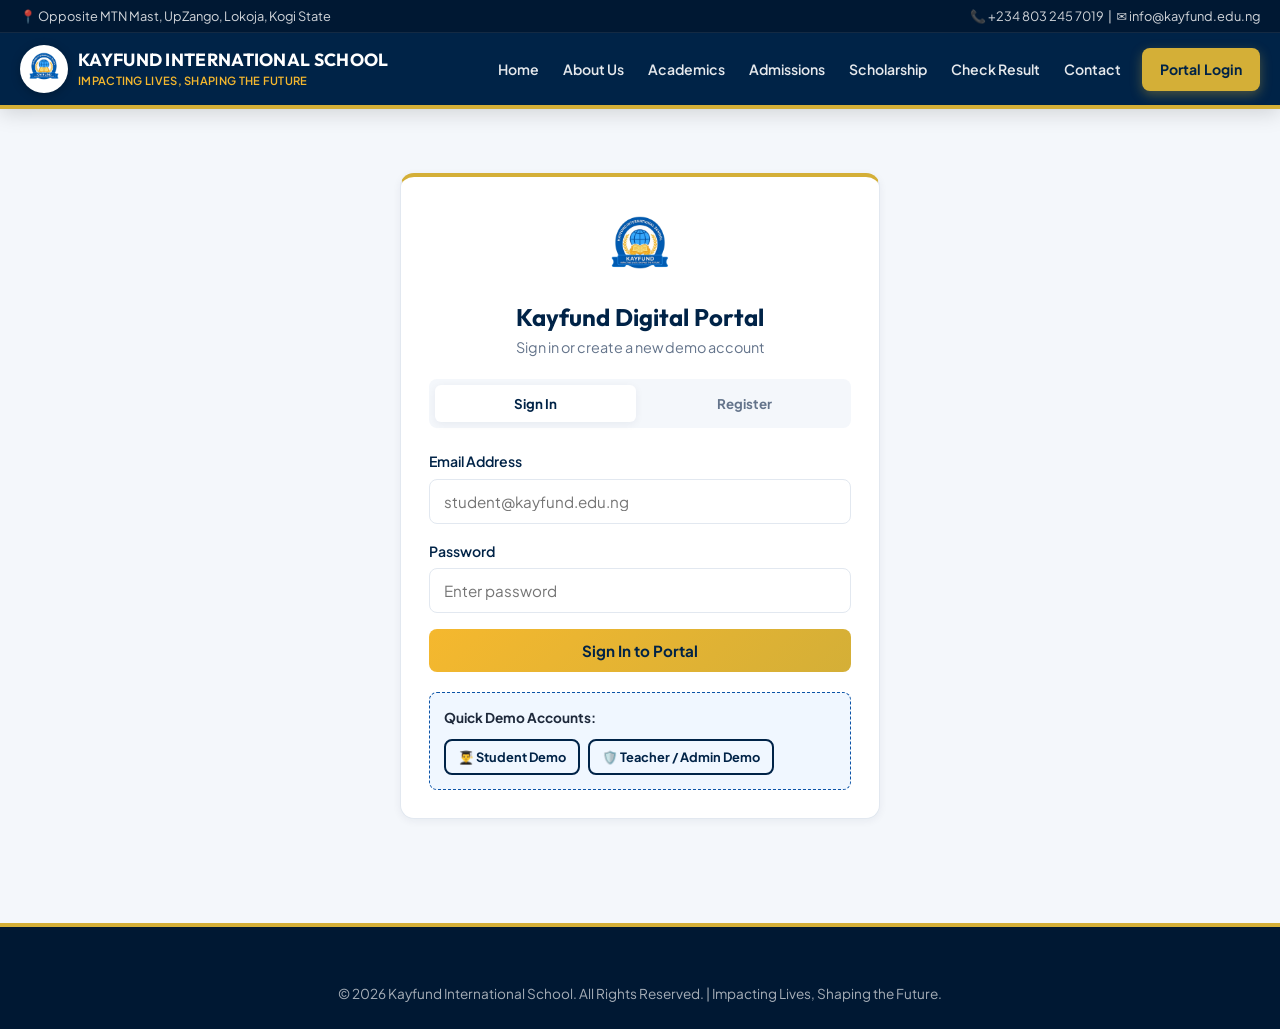
<file: login.html>
<!DOCTYPE html>
<html lang="en">
<head>
    <meta charset="UTF-8">
    <meta name="viewport" content="width=device-width, initial-scale=1.0">
    <title>Portal Login &amp; Register | Kayfund International School</title>
    <link rel="icon" type="image/png" href="assets/images/logo.png">
    <link rel="stylesheet" href="assets/css/styles.css">
</head>
<body>
    <header class="site-header">
        <div class="top-utility">
            <div class="container top-utility-inner">
                <span>📍 Opposite MTN Mast, UpZango, Lokoja, Kogi State</span>
                <span>📞 +234 803 245 7019 &nbsp;|&nbsp; ✉️ info@kayfund.edu.ng</span>
            </div>
        </div>
        <div class="header-main">
            <a href="index.html" class="brand">
                <img src="assets/images/logo.png" alt="Kayfund International School Logo" class="brand-logo">
                <div class="brand-text">
                    <h1>KAYFUND INTERNATIONAL SCHOOL</h1>
                    <p>Impacting Lives, Shaping the Future</p>
                </div>
            </a>
            <button class="nav-toggle" id="nav-toggle" aria-label="Toggle navigation" aria-expanded="false">☰</button>
            <nav class="main-nav" id="main-nav">
                <a href="index.html" class="nav-item">Home</a>
                <a href="about.html" class="nav-item">About Us</a>
                <a href="academics.html" class="nav-item">Academics</a>
                <a href="admissions.html" class="nav-item">Admissions</a>
                <a href="scholarship.html" class="nav-item">Scholarship</a>
                <a href="results.html" class="nav-item">Check Result</a>
                <a href="contact.html" class="nav-item">Contact</a>
                <a href="login.html" id="nav-portal-cta" class="nav-item nav-cta active">Portal Login</a>
            </nav>
        </div>
    </header>

    <section class="section">
        <div class="container">
            <div class="card" style="max-width:480px; margin:0 auto;">
                <div style="text-align:center; margin-bottom:20px;">
                    <img src="assets/images/logo.png" alt="Kayfund Crest" style="width:86px; height:86px; margin:0 auto 12px; border-radius:50%;">
                    <h2 style="margin-bottom:4px;">Kayfund Digital Portal</h2>
                    <p style="color:var(--text-muted); margin:0; font-size:0.9rem;">Sign in or create a new demo account</p>
                </div>

                <div class="auth-tabs">
                    <button type="button" class="auth-tab active" id="tab-login" onclick="switchAuthTab('login')">Sign In</button>
                    <button type="button" class="auth-tab" id="tab-register" onclick="switchAuthTab('register')">Register</button>
                </div>

                <!-- LOGIN FORM -->
                <form id="auth-login-form" onsubmit="loginForm(event)">
                    <div class="form-group">
                        <label for="log-email">Email Address</label>
                        <input type="email" id="log-email" placeholder="student@kayfund.edu.ng" required>
                    </div>
                    <div class="form-group">
                        <label for="log-pass">Password</label>
                        <input type="password" id="log-pass" placeholder="Enter password" required>
                    </div>
                    <button type="submit" class="btn btn-gold btn-block">Sign In to Portal</button>

                    <div class="demo-box">
                        <strong>Quick Demo Accounts:</strong>
                        <div class="demo-box-actions">
                            <button type="button" class="btn btn-outline-dark" style="padding:8px 12px; font-size:0.8rem;" onclick="fillDemoCredentials('student')">👨‍🎓 Student Demo</button>
                            <button type="button" class="btn btn-outline-dark" style="padding:8px 12px; font-size:0.8rem;" onclick="fillDemoCredentials('teacher')">🛡️ Teacher / Admin Demo</button>
                        </div>
                    </div>
                </form>

                <!-- REGISTER FORM -->
                <form id="auth-register-form" class="hidden" onsubmit="registerStudentForm(event)">
                    <div class="form-group">
                        <label for="reg-role">Account Type</label>
                        <select id="reg-role" onchange="toggleAdminKeyField()">
                            <option value="student" selected>Student Account</option>
                            <option value="teacher">Teacher / Admin Account</option>
                        </select>
                    </div>
                    <div class="form-group">
                        <label for="reg-name">Full Name</label>
                        <input type="text" id="reg-name" placeholder="e.g. Zainab Bello" required>
                    </div>
                    <div class="form-group">
                        <label for="reg-email">Email Address</label>
                        <input type="email" id="reg-email" placeholder="name@kayfund.edu.ng" required>
                    </div>
                    <div class="form-group" id="reg-class-group">
                        <label for="reg-class">Class Level</label>
                        <select id="reg-class">
                            <option value="Primary">Primary School</option>
                            <option value="JSS 1">JSS 1</option>
                            <option value="JSS 2">JSS 2</option>
                            <option value="JSS 3">JSS 3</option>
                            <option value="SS 1">SS 1</option>
                            <option value="SS 2" selected>SS 2</option>
                            <option value="SS 3">SS 3</option>
                        </select>
                    </div>
                    <div class="form-group" id="reg-phone-group">
                        <label for="reg-phone">Parent WhatsApp Phone</label>
                        <input type="tel" id="reg-phone" placeholder="2348032457019">
                    </div>
                    <div class="form-group hidden" id="reg-admin-key-group">
                        <label for="reg-admin-key">Teacher Authorization Key (Demo: <code>KAYFUND-ADMIN</code>)</label>
                        <input type="text" id="reg-admin-key" placeholder="KAYFUND-ADMIN">
                    </div>
                    <div class="form-group">
                        <label for="reg-pass">Create Password</label>
                        <input type="password" id="reg-pass" placeholder="Create password" required>
                    </div>
                    <button type="submit" class="btn btn-gold btn-block">Create Account &amp; Enter Portal</button>
                </form>
            </div>
        </div>
    </section>

    <footer class="site-footer">
        <div class="container">
            <div class="footer-bottom" style="border-top:none; padding-top:0;">
                &copy; 2026 Kayfund International School. All Rights Reserved. | Impacting Lives, Shaping the Future.
            </div>
        </div>
    </footer>

    <script src="assets/js/app.js"></script>
    <script>
        function switchAuthTab(tab) {
            const loginFormEl = document.getElementById('auth-login-form');
            const regFormEl = document.getElementById('auth-register-form');
            const tabLogin = document.getElementById('tab-login');
            const tabReg = document.getElementById('tab-register');

            if (tab === 'login') {
                loginFormEl.classList.remove('hidden');
                regFormEl.classList.add('hidden');
                tabLogin.classList.add('active');
                tabReg.classList.remove('active');
            } else {
                loginFormEl.classList.add('hidden');
                regFormEl.classList.remove('hidden');
                tabLogin.classList.remove('active');
                tabReg.classList.add('active');
            }
        }

        function toggleAdminKeyField() {
            const role = document.getElementById('reg-role').value;
            const keyGroup = document.getElementById('reg-admin-key-group');
            const classGroup = document.getElementById('reg-class-group');
            const phoneGroup = document.getElementById('reg-phone-group');
            if (role === 'teacher') {
                keyGroup.classList.remove('hidden');
                classGroup.classList.add('hidden');
                phoneGroup.classList.add('hidden');
            } else {
                keyGroup.classList.add('hidden');
                classGroup.classList.remove('hidden');
                phoneGroup.classList.remove('hidden');
            }
        }
    </script>
</body>
</html>
</file>
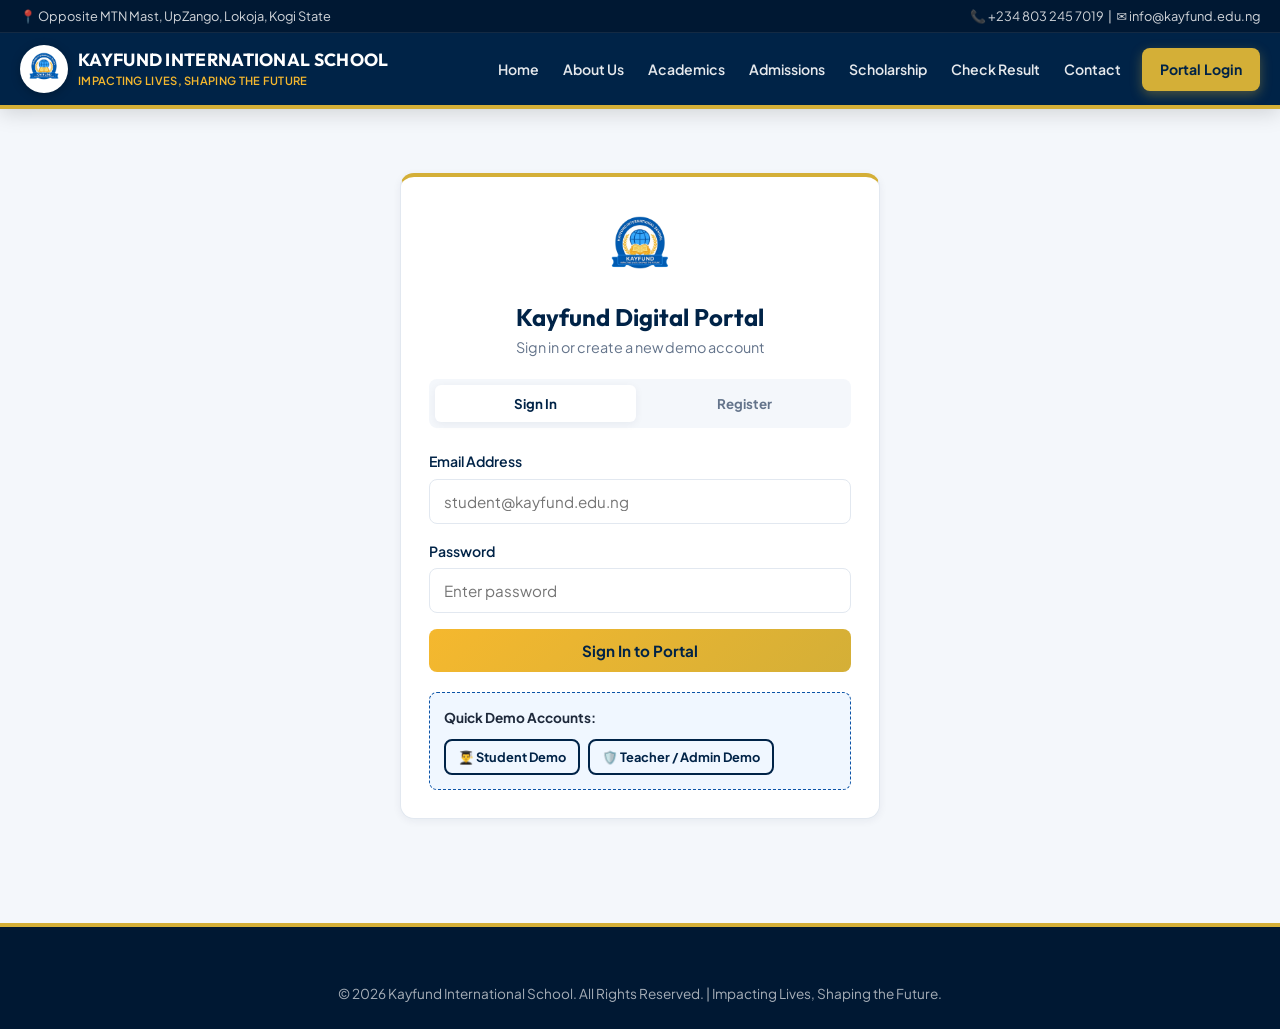
<file: portal.html>
<!DOCTYPE html>
<html lang="en">
<head>
    <meta charset="UTF-8">
    <meta name="viewport" content="width=device-width, initial-scale=1.0">
    <title>School Portal | Kayfund International School</title>
    <link rel="icon" type="image/png" href="assets/images/logo.png">
    <link rel="stylesheet" href="assets/css/styles.css">
</head>
<body>
    <header class="site-header">
        <div class="header-main">
            <a href="index.html" class="brand">
                <img src="assets/images/logo.png" alt="Kayfund International School Logo" class="brand-logo">
                <div class="brand-text">
                    <h1>KAYFUND INTERNATIONAL SCHOOL</h1>
                    <p>Impacting Lives, Shaping the Future</p>
                </div>
            </a>
            <button class="nav-toggle" id="nav-toggle" aria-label="Toggle navigation" aria-expanded="false">☰</button>
            <nav class="main-nav" id="main-nav">
                <a href="index.html" class="nav-item">Public Home</a>
                <a href="academics.html" class="nav-item">Academics</a>
                <a href="results.html" class="nav-item">Check Result</a>
                <button type="button" class="nav-item nav-cta" style="border:none; cursor:pointer;" onclick="logoutUser()">Logout</button>
            </nav>
        </div>
    </header>

    <div class="container">
        <div class="portal-shell" id="portal-shell">
            <aside class="portal-sidebar" id="portal-sidebar">
                <div class="portal-user-badge">
                    <img src="assets/images/logo.png" alt="Kayfund Crest">
                    <div>
                        <div id="portal-user-name" style="font-weight:700; font-size:0.98rem;">Loading...</div>
                        <div id="portal-user-role" style="font-size:0.78rem; color:var(--gold-bright);">Portal</div>
                    </div>
                </div>

                <div class="portal-nav-link active" onclick="showSec('dash', this)">🏠 Dashboard</div>
                <div class="portal-nav-link" onclick="showSec('cbt', this)">💻 CBT Exam Center</div>
                <div class="portal-nav-link" onclick="showSec('videos', this)">🎥 Video Lessons</div>
                <div class="portal-nav-link" onclick="showSec('messages', this)">📬 Message Hub</div>
                <div class="portal-nav-link" onclick="showSec('records', this)">📊 My Report Card</div>
                <div id="nav-teacher" class="portal-nav-link hidden" onclick="showSec('teacher-tool', this)" style="color:#fbbf24; border:1px dashed #fbbf24; margin-top:10px;">🛡️ Teacher Admin</div>

                <div class="portal-nav-link" onclick="logoutUser()" style="margin-top:auto; color:#fda4af;">🚪 Logout</div>
            </aside>

            <main class="portal-content">
                <div class="portal-mobile-bar">
                    <span><strong>Kayfund Portal Menu</strong></span>
                    <button type="button" id="portal-sidebar-toggle" class="btn btn-gold" style="padding:6px 12px; font-size:0.85rem;">☰ Menu</button>
                </div>

                <!-- DASHBOARD OVERVIEW -->
                <section id="sec-dash">
                    <h1 id="user-title" style="margin-bottom:8px;">Welcome</h1>
                    <p style="color:var(--text-muted); margin-bottom:24px;">Kayfund International School — Integrated Student, Parent &amp; Teacher Portal</p>

                    <div class="grid-3" style="margin-bottom:24px;">
                        <div class="card">
                            <div style="font-size:0.85rem; color:var(--text-muted); font-weight:600;" id="stat-subjects-label">Recorded Subjects</div>
                            <h2 id="stat-subjects" style="font-size:2rem; margin:6px 0 0; color:var(--royal);">0</h2>
                        </div>
                        <div class="card">
                            <div style="font-size:0.85rem; color:var(--text-muted); font-weight:600;">Available Video Lessons</div>
                            <h2 id="stat-videos" style="font-size:2rem; margin:6px 0 0; color:var(--purple);">0</h2>
                        </div>
                        <div class="card">
                            <div style="font-size:0.85rem; color:var(--text-muted); font-weight:600;">Portal Notices &amp; Messages</div>
                            <h2 id="stat-messages" style="font-size:2rem; margin:6px 0 0; color:var(--green);">0</h2>
                        </div>
                    </div>

                    <div class="card">
                        <h3>📢 School Bulletin</h3>
                        <p>Welcome to the Kayfund International School Portal. Use the sidebar to take timed CBT assessments, watch video lessons, message school administrators, or print and dispatch your terminal report card.</p>
                    </div>
                </section>

                <!-- CBT EXAMINATION SECTION -->
                <section id="sec-cbt" class="hidden">
                    <h1>Computer-Based Testing (CBT) Center</h1>
                    <div class="card" id="cbt-start-card">
                        <h3>Select Examination Subject</h3>
                        <p><strong>Time Allowed:</strong> 10 Minutes &nbsp;|&nbsp; Instant automated grading &amp; report card sync.</p>
                        <div class="form-group" style="max-width:400px;">
                            <label for="cbt-subject-select">Subject</label>
                            <select id="cbt-subject-select">
                                <option value="math">General Mathematics (4 Questions)</option>
                                <option value="english">English &amp; General Studies (3 Questions)</option>
                                <option value="science">Basic Science &amp; ICT (3 Questions)</option>
                            </select>
                        </div>
                        <button class="btn btn-green" onclick="startCBT()">Start Examination</button>
                    </div>

                    <div class="card hidden" id="cbt-exam-card">
                        <div style="display:flex; justify-content:space-between; align-items:center; flex-wrap:wrap; gap:10px; border-bottom:2px solid var(--border); padding-bottom:12px; margin-bottom:18px;">
                            <h3 id="cbt-q-number" style="margin:0;">Question 1</h3>
                            <span id="cbt-timer" style="font-weight:700; color:var(--red); font-size:1.05rem;">Time: 10:00</span>
                        </div>
                        <p id="cbt-q-text" style="font-size:1.12rem; font-weight:600;"></p>
                        <div id="cbt-options-container"></div>
                        <button class="btn btn-gold" style="margin-top:16px;" onclick="nextCBTQuestion()" id="cbt-next-btn">Next Question</button>
                    </div>

                    <div class="card hidden" id="cbt-result-card">
                        <h2>Assessment Result Summary</h2>
                        <h1 id="cbt-score-display" style="color:var(--royal); font-size:3rem; text-align:center; margin:12px 0;">0%</h1>
                        <p id="cbt-feedback" style="text-align:center; font-size:1.05rem; margin-bottom:20px;"></p>
                        <div style="display:flex; flex-wrap:wrap; gap:12px; justify-content:center;">
                            <button class="btn btn-gold" onclick="saveCBTToReport()">Save Score to Report Card</button>
                            <button class="btn btn-outline-dark" onclick="resetCBT()">Take Another Test</button>
                        </div>
                    </div>
                </section>

                <!-- VIDEO LESSONS SECTION -->
                <section id="sec-videos" class="hidden">
                    <h1>E-Learning &amp; Video Lessons</h1>
                    <div id="video-admin-controls" class="card hidden" style="border-top-color:var(--purple); margin-bottom:24px;">
                        <h3>➕ Upload New Video Lesson (Teacher Admin)</h3>
                        <div class="grid-2">
                            <input type="text" id="v-title" placeholder="Lesson Title (e.g. Intro to Algebra)">
                            <input type="text" id="v-url" placeholder="YouTube Embed URL or Video ID">
                        </div>
                        <button class="btn btn-purple" style="margin-top:12px;" onclick="addVideoLesson()">Add Video Lesson</button>
                    </div>
                    <div class="grid-2" id="video-grid"></div>
                </section>

                <!-- MESSAGING SECTION -->
                <section id="sec-messages" class="hidden">
                    <h1>School Messaging Center</h1>
                    <div class="card" style="margin-bottom:24px;">
                        <h3>Send Communication to Admin</h3>
                        <div class="form-group">
                            <textarea id="dash-msg-input" rows="3" placeholder="Type your message or inquiry here..."></textarea>
                        </div>
                        <button class="btn btn-gold" onclick="sendDashMessage()">Submit Message</button>
                    </div>
                    <div class="card">
                        <h3>Received Messages &amp; Notices</h3>
                        <div id="message-container"></div>
                    </div>
                </section>

                <!-- REPORT CARD DISPLAY SECTION -->
                <section id="sec-records" class="hidden">
                    <div id="report-card-container"></div>
                    <div style="display:flex; flex-wrap:wrap; gap:12px; margin-top:18px;" class="no-print">
                        <button class="btn" onclick="window.print()">🖨️ Download / Print PDF</button>
                        <button class="btn btn-whatsapp" onclick="deployCurrentStudentReport()">📲 Deploy Report to Parent WhatsApp</button>
                    </div>
                </section>

                <!-- TEACHER ADMIN TOOL SECTION -->
                <section id="sec-teacher-tool" class="hidden">
                    <h1>Teacher Control &amp; Administration Center</h1>

                    <div class="card" style="margin-bottom:24px;">
                        <h3>1. Registered Students Directory</h3>
                        <div class="table-wrap">
                            <table class="data-table">
                                <thead>
                                    <tr>
                                        <th>Student</th>
                                        <th>Email</th>
                                        <th>Parent Phone</th>
                                        <th>Subjects</th>
                                        <th>Actions</th>
                                    </tr>
                                </thead>
                                <tbody id="student-table-body"></tbody>
                            </table>
                        </div>
                    </div>

                    <div class="card" style="margin-bottom:24px;">
                        <h3>2. Record Entry &amp; Parent Deployment</h3>
                        <div class="form-group">
                            <label for="student-selector">Select Registered Student</label>
                            <select id="student-selector"></select>
                        </div>
                        <div class="grid-2">
                            <div class="form-group">
                                <label for="sub-name">Subject Name</label>
                                <input type="text" id="sub-name" placeholder="e.g. Mathematics">
                            </div>
                            <div class="form-group">
                                <label for="sub-score">Score (0–100)</label>
                                <input type="number" id="sub-score" min="0" max="100" placeholder="85">
                            </div>
                        </div>
                        <div class="form-group">
                            <label for="teacher-comment">Principal / Class Teacher Remark</label>
                            <textarea id="teacher-comment" rows="2" placeholder="Enter performance remark..."></textarea>
                        </div>
                        <div style="display:flex; flex-wrap:wrap; gap:12px;">
                            <button class="btn btn-purple" onclick="saveGradeAndComment()">Save to Report Card</button>
                            <button class="btn btn-whatsapp" onclick="deploySelectedStudentReport()">📲 Deploy Report to Parent WhatsApp</button>
                        </div>
                    </div>

                    <div class="card">
                        <h3>3. Scholarship Applications</h3>
                        <div id="scholarship-admin-list"></div>
                    </div>
                </section>
            </main>
        </div>
    </div>

    <footer class="site-footer">
        <div class="container">
            <div class="footer-bottom" style="border-top:none; padding-top:0;">
                &copy; 2026 Kayfund International School. All Rights Reserved. | Impacting Lives, Shaping the Future.
            </div>
        </div>
    </footer>

    <script src="assets/js/app.js"></script>
</body>
</html>
</file>
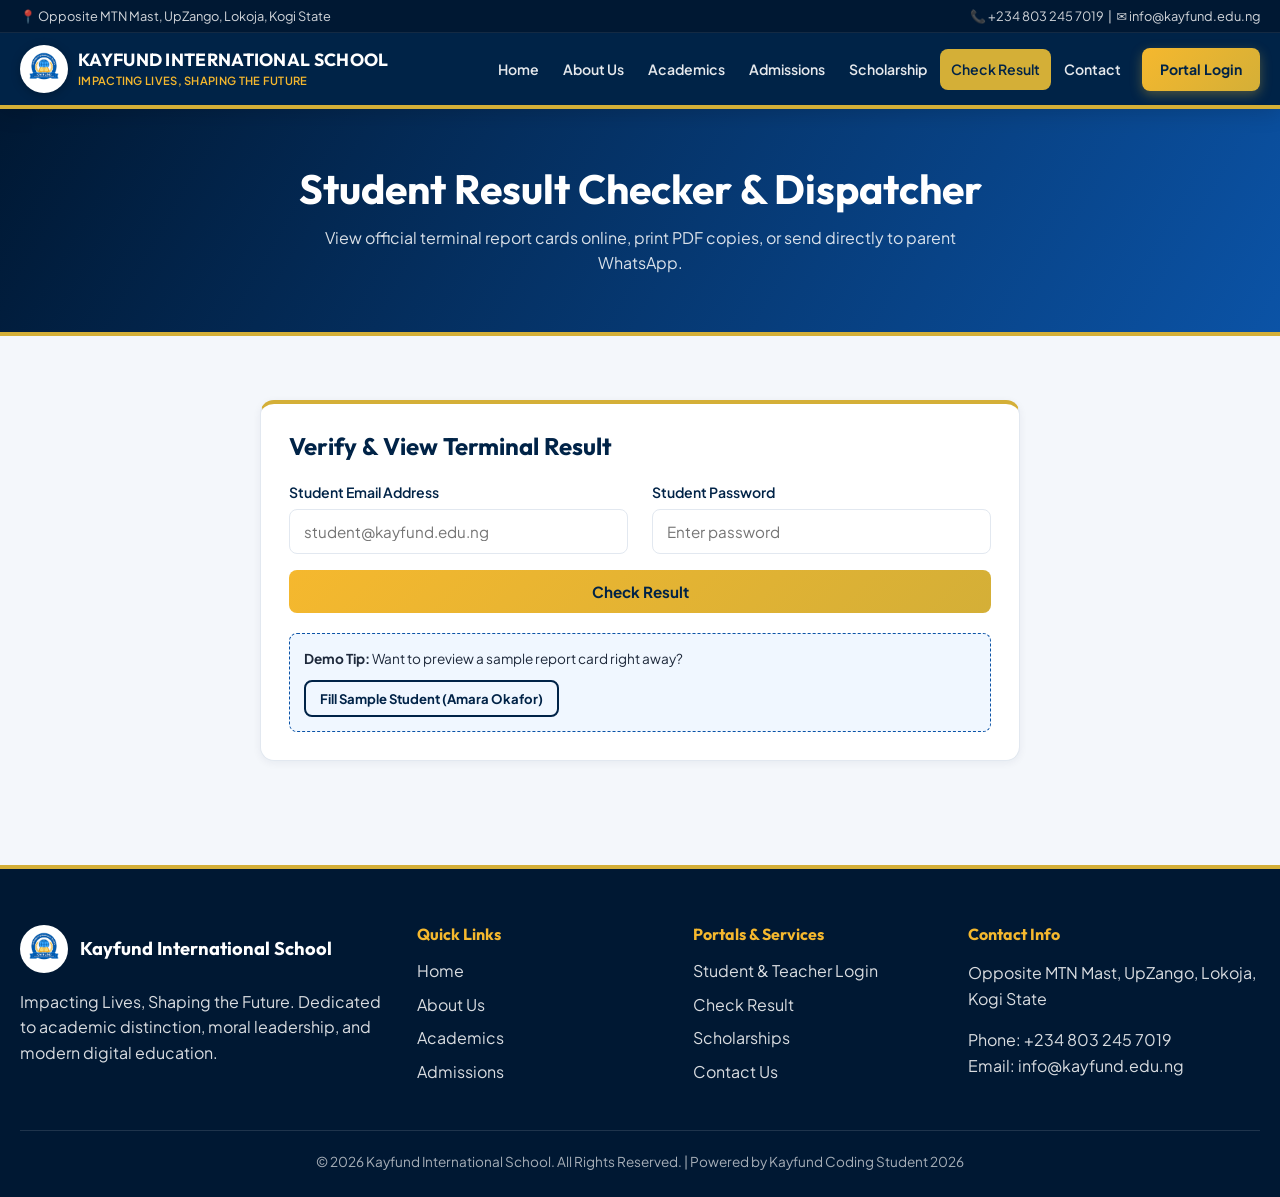
<file: results.html>
<!DOCTYPE html>
<html lang="en">
<head>
    <meta charset="UTF-8">
    <meta name="viewport" content="width=device-width, initial-scale=1.0">
    <title>Check Result | Kayfund International School</title>
    <link rel="icon" type="image/png" href="assets/images/logo.png">
    <link rel="stylesheet" href="assets/css/styles.css">
</head>
<body>
    <header class="site-header">
        <div class="top-utility">
            <div class="container top-utility-inner">
                <span>📍 Opposite MTN Mast, UpZango, Lokoja, Kogi State</span>
                <span>📞 +234 803 245 7019 &nbsp;|&nbsp; ✉️ info@kayfund.edu.ng</span>
            </div>
        </div>
        <div class="header-main">
            <a href="index.html" class="brand">
                <img src="assets/images/logo.png" alt="Kayfund International School Logo" class="brand-logo">
                <div class="brand-text">
                    <h1>KAYFUND INTERNATIONAL SCHOOL</h1>
                    <p>Impacting Lives, Shaping the Future</p>
                </div>
            </a>
            <button class="nav-toggle" id="nav-toggle" aria-label="Toggle navigation" aria-expanded="false">☰</button>
            <nav class="main-nav" id="main-nav">
                <a href="index.html" class="nav-item">Home</a>
                <a href="about.html" class="nav-item">About Us</a>
                <a href="academics.html" class="nav-item">Academics</a>
                <a href="admissions.html" class="nav-item">Admissions</a>
                <a href="scholarship.html" class="nav-item">Scholarship</a>
                <a href="results.html" class="nav-item active">Check Result</a>
                <a href="contact.html" class="nav-item">Contact</a>
                <a href="login.html" id="nav-portal-cta" class="nav-item nav-cta">Portal Login</a>
            </nav>
        </div>
    </header>

    <section class="page-banner">
        <div class="container">
            <h1>Student Result Checker &amp; Dispatcher</h1>
            <p>View official terminal report cards online, print PDF copies, or send directly to parent WhatsApp.</p>
        </div>
    </section>

    <section class="section">
        <div class="container">
            <div class="card" style="max-width:760px; margin:0 auto;">
                <h2>Verify &amp; View Terminal Result</h2>
                <form onsubmit="directCheckResult(event)">
                    <div class="grid-2">
                        <div class="form-group">
                            <label for="chk-email">Student Email Address</label>
                            <input type="email" id="chk-email" placeholder="student@kayfund.edu.ng" required>
                        </div>
                        <div class="form-group">
                            <label for="chk-pass">Student Password</label>
                            <input type="password" id="chk-pass" placeholder="Enter password" required>
                        </div>
                    </div>
                    <button type="submit" class="btn btn-gold btn-block">Check Result</button>
                </form>

                <div class="demo-box">
                    <strong>Demo Tip:</strong> Want to preview a sample report card right away?
                    <div class="demo-box-actions">
                        <button type="button" class="btn btn-outline-dark" style="padding:8px 14px; font-size:0.82rem;" onclick="document.getElementById('chk-email').value='student@kayfund.edu.ng'; document.getElementById('chk-pass').value='student123';">
                            Fill Sample Student (Amara Okafor)
                        </button>
                    </div>
                </div>

                <div id="quick-result-view"></div>
            </div>
        </div>
    </section>

    <footer class="site-footer">
        <div class="container">
            <div class="footer-grid">
                <div>
                    <div class="footer-brand">
                        <img src="assets/images/logo.png" alt="Kayfund Logo">
                        <h3>Kayfund International School</h3>
                    </div>
                    <p>Impacting Lives, Shaping the Future. Dedicated to academic distinction, moral leadership, and modern digital education.</p>
                </div>
                <div>
                    <h4>Quick Links</h4>
                    <ul class="footer-links">
                        <li><a href="index.html">Home</a></li>
                        <li><a href="about.html">About Us</a></li>
                        <li><a href="academics.html">Academics</a></li>
                        <li><a href="admissions.html">Admissions</a></li>
                    </ul>
                </div>
                <div>
                    <h4>Portals &amp; Services</h4>
                    <ul class="footer-links">
                        <li><a href="login.html">Student &amp; Teacher Login</a></li>
                        <li><a href="results.html">Check Result</a></li>
                        <li><a href="scholarship.html">Scholarships</a></li>
                        <li><a href="contact.html">Contact Us</a></li>
                    </ul>
                </div>
                <div>
                    <h4>Contact Info</h4>
                    <p>Opposite MTN Mast, UpZango, Lokoja, Kogi State</p>
                    <p>Phone: +234 803 245 7019<br>Email: info@kayfund.edu.ng</p>
                </div>
            </div>
            <div class="footer-bottom">
                &copy; 2026 Kayfund International School. All Rights Reserved. | Powered by Kayfund Coding Student 2026
            </div>
        </div>
    </footer>

    <script src="assets/js/app.js"></script>
</body>
</html>
</file>
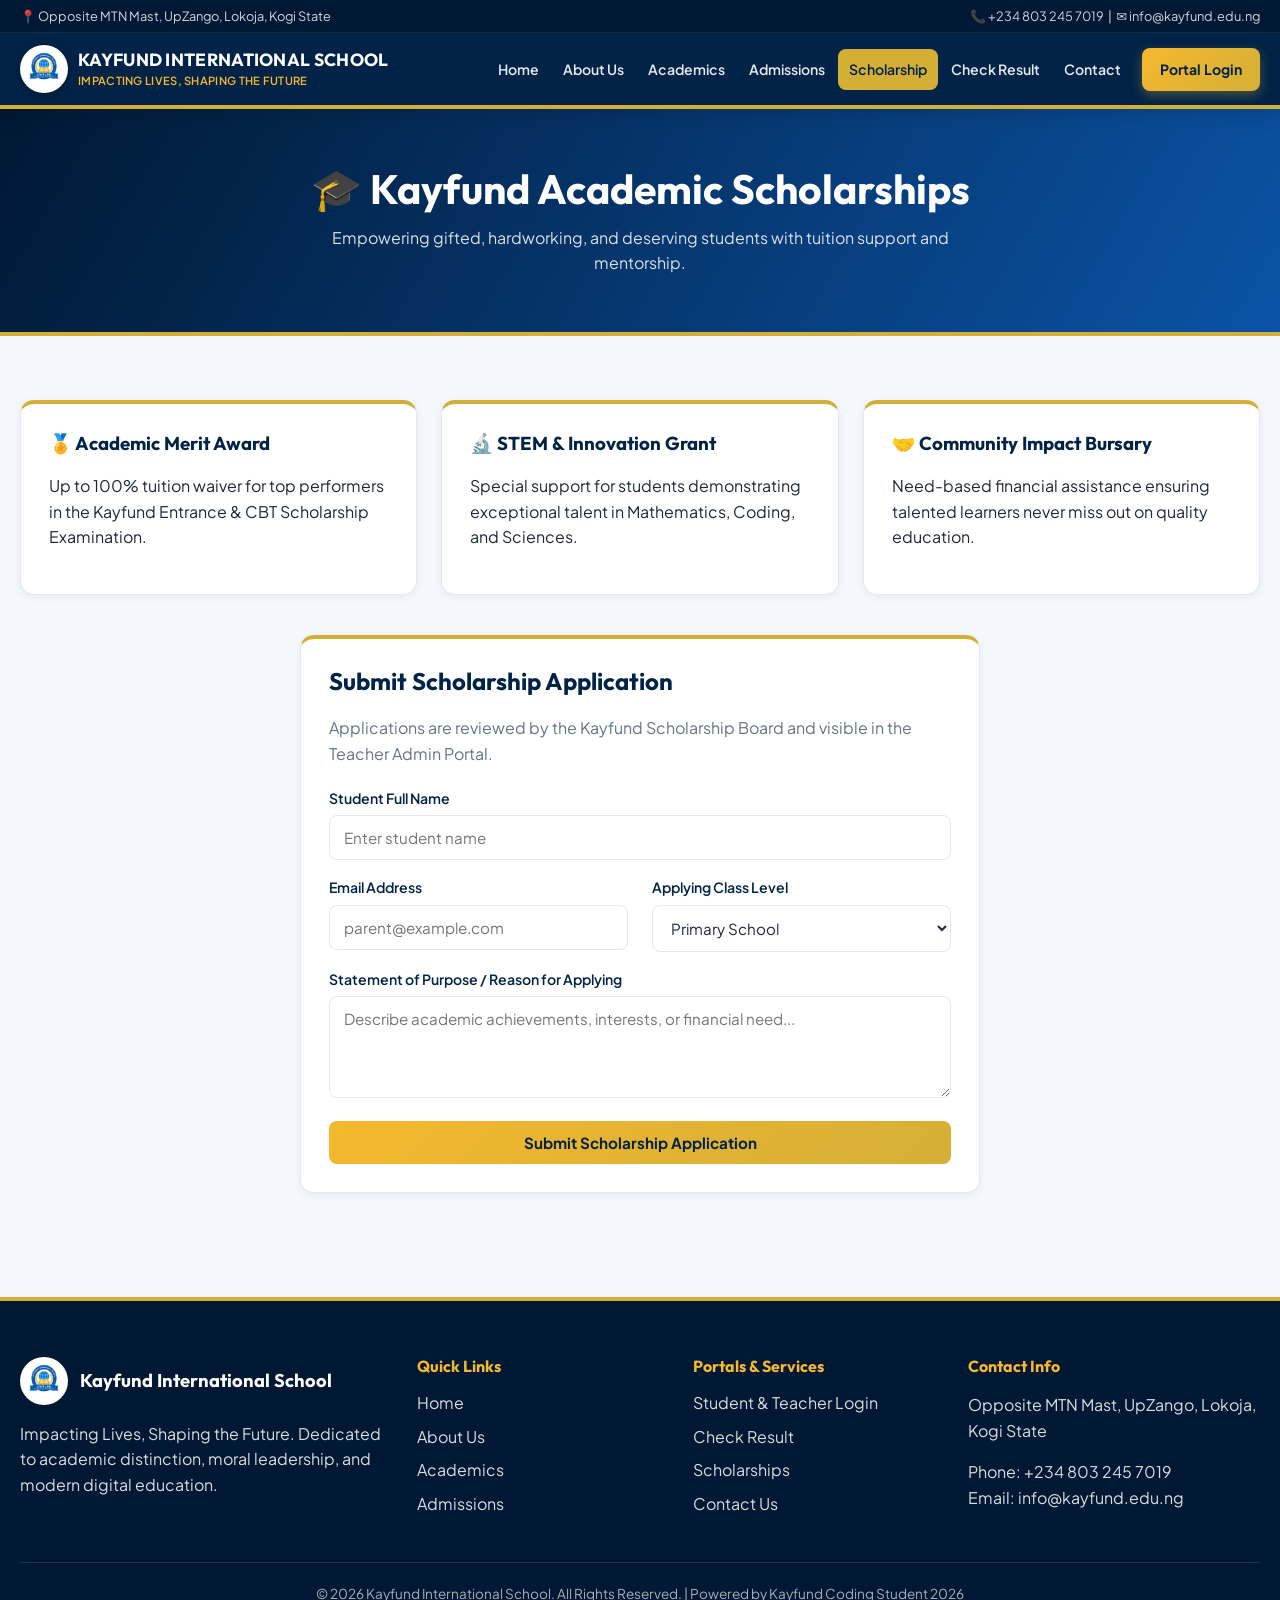
<file: scholarship.html>
<!DOCTYPE html>
<html lang="en">
<head>
    <meta charset="UTF-8">
    <meta name="viewport" content="width=device-width, initial-scale=1.0">
    <title>Scholarship | Kayfund International School</title>
    <link rel="icon" type="image/png" href="assets/images/logo.png">
    <link rel="stylesheet" href="assets/css/styles.css">
</head>
<body>
    <header class="site-header">
        <div class="top-utility">
            <div class="container top-utility-inner">
                <span>📍 Opposite MTN Mast, UpZango, Lokoja, Kogi State</span>
                <span>📞 +234 803 245 7019 &nbsp;|&nbsp; ✉️ info@kayfund.edu.ng</span>
            </div>
        </div>
        <div class="header-main">
            <a href="index.html" class="brand">
                <img src="assets/images/logo.png" alt="Kayfund International School Logo" class="brand-logo">
                <div class="brand-text">
                    <h1>KAYFUND INTERNATIONAL SCHOOL</h1>
                    <p>Impacting Lives, Shaping the Future</p>
                </div>
            </a>
            <button class="nav-toggle" id="nav-toggle" aria-label="Toggle navigation" aria-expanded="false">☰</button>
            <nav class="main-nav" id="main-nav">
                <a href="index.html" class="nav-item">Home</a>
                <a href="about.html" class="nav-item">About Us</a>
                <a href="academics.html" class="nav-item">Academics</a>
                <a href="admissions.html" class="nav-item">Admissions</a>
                <a href="scholarship.html" class="nav-item active">Scholarship</a>
                <a href="results.html" class="nav-item">Check Result</a>
                <a href="contact.html" class="nav-item">Contact</a>
                <a href="login.html" id="nav-portal-cta" class="nav-item nav-cta">Portal Login</a>
            </nav>
        </div>
    </header>

    <section class="page-banner">
        <div class="container">
            <h1>🎓 Kayfund Academic Scholarships</h1>
            <p>Empowering gifted, hardworking, and deserving students with tuition support and mentorship.</p>
        </div>
    </section>

    <section class="section">
        <div class="container">
            <div class="grid-3" style="margin-bottom:40px;">
                <div class="card">
                    <h3>🏅 Academic Merit Award</h3>
                    <p>Up to 100% tuition waiver for top performers in the Kayfund Entrance &amp; CBT Scholarship Examination.</p>
                </div>
                <div class="card">
                    <h3>🔬 STEM &amp; Innovation Grant</h3>
                    <p>Special support for students demonstrating exceptional talent in Mathematics, Coding, and Sciences.</p>
                </div>
                <div class="card">
                    <h3>🤝 Community Impact Bursary</h3>
                    <p>Need-based financial assistance ensuring talented learners never miss out on quality education.</p>
                </div>
            </div>

            <div class="card" style="max-width:680px; margin:0 auto;">
                <h2>Submit Scholarship Application</h2>
                <p style="color:var(--text-muted); margin-bottom:20px;">Applications are reviewed by the Kayfund Scholarship Board and visible in the Teacher Admin Portal.</p>
                <form onsubmit="submitScholarship(event)">
                    <div class="form-group">
                        <label for="sch-name">Student Full Name</label>
                        <input type="text" id="sch-name" placeholder="Enter student name" required>
                    </div>
                    <div class="grid-2">
                        <div class="form-group">
                            <label for="sch-email">Email Address</label>
                            <input type="email" id="sch-email" placeholder="parent@example.com" required>
                        </div>
                        <div class="form-group">
                            <label for="sch-level">Applying Class Level</label>
                            <select id="sch-level">
                                <option value="Primary">Primary School</option>
                                <option value="Junior Secondary">Junior Secondary (JSS 1-3)</option>
                                <option value="Senior Secondary">Senior Secondary (SS 1-3)</option>
                            </select>
                        </div>
                    </div>
                    <div class="form-group">
                        <label for="sch-reason">Statement of Purpose / Reason for Applying</label>
                        <textarea id="sch-reason" rows="4" placeholder="Describe academic achievements, interests, or financial need..." required></textarea>
                    </div>
                    <button type="submit" class="btn btn-gold btn-block">Submit Scholarship Application</button>
                </form>
            </div>
        </div>
    </section>

    <footer class="site-footer">
        <div class="container">
            <div class="footer-grid">
                <div>
                    <div class="footer-brand">
                        <img src="assets/images/logo.png" alt="Kayfund Logo">
                        <h3>Kayfund International School</h3>
                    </div>
                    <p>Impacting Lives, Shaping the Future. Dedicated to academic distinction, moral leadership, and modern digital education.</p>
                </div>
                <div>
                    <h4>Quick Links</h4>
                    <ul class="footer-links">
                        <li><a href="index.html">Home</a></li>
                        <li><a href="about.html">About Us</a></li>
                        <li><a href="academics.html">Academics</a></li>
                        <li><a href="admissions.html">Admissions</a></li>
                    </ul>
                </div>
                <div>
                    <h4>Portals &amp; Services</h4>
                    <ul class="footer-links">
                        <li><a href="login.html">Student &amp; Teacher Login</a></li>
                        <li><a href="results.html">Check Result</a></li>
                        <li><a href="scholarship.html">Scholarships</a></li>
                        <li><a href="contact.html">Contact Us</a></li>
                    </ul>
                </div>
                <div>
                    <h4>Contact Info</h4>
                    <p>Opposite MTN Mast, UpZango, Lokoja, Kogi State</p>
                    <p>Phone: +234 803 245 7019<br>Email: info@kayfund.edu.ng</p>
                </div>
            </div>
            <div class="footer-bottom">
                &copy; 2026 Kayfund International School. All Rights Reserved. | Powered by Kayfund Coding Student 2026
            </div>
        </div>
    </footer>

    <script src="assets/js/app.js"></script>
</body>
</html>
</file>
<file: assets/css/styles.css>
/* ==========================================================================
   Kayfund International School - Modern Design System
   Brand Colors: Deep Navy (#002347), Royal Blue (#0b53a6), Gold (#d4af37)
   ========================================================================== */

@import url('https://fonts.googleapis.com/css2?family=Outfit:wght@500;600;700;800&family=Plus+Jakarta+Sans:wght@400;500;600;700&display=swap');

:root {
    --navy: #002347;
    --navy-dark: #001833;
    --royal: #0b53a6;
    --gold: #d4af37;
    --gold-bright: #f5b82e;
    --gold-soft: rgba(212, 175, 55, 0.14);
    --bg: #f4f7fb;
    --surface: #ffffff;
    --surface-alt: #f8fafc;
    --text: #1e293b;
    --text-muted: #64748b;
    --border: #e2e8f0;
    --green: #10b981;
    --red: #ef4444;
    --purple: #7c3aed;
    --shadow-sm: 0 2px 8px rgba(0, 35, 71, 0.06);
    --shadow-md: 0 10px 30px rgba(0, 35, 71, 0.08);
    --shadow-lg: 0 20px 45px rgba(0, 35, 71, 0.14);
    --radius-sm: 8px;
    --radius-md: 14px;
    --radius-lg: 20px;
    --transition: all 0.25s cubic-bezier(0.4, 0, 0.2, 1);
}

*, *::before, *::after {
    box-sizing: border-box;
}

html {
    scroll-behavior: smooth;
    overflow-x: hidden;
}

body {
    margin: 0;
    font-family: 'Plus Jakarta Sans', 'Segoe UI', system-ui, -apple-system, sans-serif;
    background: var(--bg);
    color: var(--text);
    line-height: 1.6;
    -webkit-font-smoothing: antialiased;
    overflow-x: hidden;
}

h1, h2, h3, h4 {
    font-family: 'Outfit', 'Segoe UI', sans-serif;
    color: var(--navy);
    line-height: 1.2;
    margin-top: 0;
}

a {
    color: inherit;
    text-decoration: none;
}

img {
    max-width: 100%;
    display: block;
}

.container {
    width: 100%;
    max-width: 1280px;
    margin: 0 auto;
    padding: 0 20px;
}

.hidden {
    display: none !important;
}

/* ==========================================================================
   Header & Navigation
   ========================================================================== */
.site-header {
    background: var(--navy);
    color: #fff;
    border-bottom: 4px solid var(--gold);
    position: sticky;
    top: 0;
    z-index: 1000;
    box-shadow: 0 4px 20px rgba(0, 0, 0, 0.15);
}

.top-utility {
    background: var(--navy-dark);
    font-size: 0.8rem;
    color: rgba(255, 255, 255, 0.82);
    padding: 6px 0;
    border-bottom: 1px solid rgba(255, 255, 255, 0.08);
}

.top-utility-inner {
    display: flex;
    justify-content: space-between;
    align-items: center;
    flex-wrap: wrap;
    gap: 8px;
}

.top-utility span {
    display: inline-flex;
    align-items: center;
    gap: 6px;
}

.header-main {
    display: flex;
    justify-content: space-between;
    align-items: center;
    padding: 12px 20px;
    max-width: 1280px;
    margin: 0 auto;
    gap: 16px;
}

.brand {
    display: flex;
    align-items: center;
    gap: 10px;
    min-width: 0;
    flex: 1 1 auto;
}

.brand-logo {
    width: 48px;
    height: 48px;
    border-radius: 50%;
    background: #fff;
    padding: 2px;
    object-fit: contain;
    flex-shrink: 0;
    box-shadow: 0 2px 10px rgba(0, 0, 0, 0.25);
}

.brand-text {
    min-width: 0;
}

.brand-text h1 {
    margin: 0;
    font-size: 1.1rem;
    color: #fff;
    letter-spacing: 0.3px;
}

.brand-text p {
    margin: 2px 0 0;
    font-size: 0.7rem;
    color: var(--gold-bright);
    font-weight: 600;
    letter-spacing: 0.3px;
    text-transform: uppercase;
}

.nav-toggle {
    display: none;
    flex-shrink: 0;
    background: rgba(255, 255, 255, 0.1);
    border: 1px solid rgba(255, 255, 255, 0.2);
    color: #fff;
    font-size: 1.3rem;
    padding: 8px 12px;
    border-radius: var(--radius-sm);
    cursor: pointer;
}

.main-nav {
    display: flex;
    align-items: center;
    gap: 2px;
    flex-shrink: 0;
}

.nav-item {
    padding: 9px 11px;
    color: rgba(255, 255, 255, 0.9);
    font-weight: 600;
    font-size: 0.88rem;
    border-radius: var(--radius-sm);
    transition: var(--transition);
    white-space: nowrap;
}

.nav-item:hover {
    background: rgba(255, 255, 255, 0.12);
    color: var(--gold-bright);
}

.nav-item.active {
    background: var(--gold);
    color: var(--navy);
}

.nav-cta {
    margin-left: 8px;
    background: linear-gradient(135deg, var(--gold-bright), var(--gold));
    color: var(--navy) !important;
    font-weight: 700;
    padding: 10px 18px;
    box-shadow: 0 4px 12px rgba(212, 175, 55, 0.35);
}

.nav-cta:hover {
    transform: translateY(-1px);
    box-shadow: 0 6px 16px rgba(212, 175, 55, 0.45);
}

/* ==========================================================================
   Hero & Page Banners
   ========================================================================== */
.hero {
    position: relative;
    background: linear-gradient(120deg, rgba(0, 24, 51, 0.9), rgba(11, 83, 166, 0.78)),
                url('../images/hero-campus.jpg') center/cover no-repeat;
    color: #fff;
    padding: 90px 20px;
    overflow: hidden;
}

.hero-inner {
    max-width: 1280px;
    margin: 0 auto;
    display: grid;
    grid-template-columns: 1.25fr 0.75fr;
    gap: 40px;
    align-items: center;
}

.hero-badge {
    display: inline-flex;
    align-items: center;
    gap: 8px;
    background: rgba(212, 175, 55, 0.18);
    border: 1px solid rgba(245, 184, 46, 0.5);
    color: var(--gold-bright);
    padding: 6px 14px;
    border-radius: 999px;
    font-size: 0.82rem;
    font-weight: 700;
    margin-bottom: 18px;
    letter-spacing: 0.4px;
}

.hero h2 {
    font-size: clamp(2.1rem, 4vw, 3.3rem);
    color: #fff;
    margin-bottom: 16px;
}

.hero h2 span {
    color: var(--gold-bright);
}

.hero p {
    font-size: 1.08rem;
    color: rgba(255, 255, 255, 0.9);
    max-width: 600px;
    margin-bottom: 28px;
}

.hero-actions {
    display: flex;
    flex-wrap: wrap;
    gap: 14px;
}

.hero-card {
    background: rgba(255, 255, 255, 0.1);
    backdrop-filter: blur(12px);
    border: 1px solid rgba(255, 255, 255, 0.22);
    border-radius: var(--radius-lg);
    padding: 28px;
    text-align: center;
}

.hero-card img {
    width: 110px;
    height: 110px;
    margin: 0 auto 14px;
    border-radius: 50%;
    background: #fff;
    padding: 4px;
}

.hero-card h3 {
    color: var(--gold-bright);
    margin-bottom: 8px;
}

.hero-card p {
    font-size: 0.92rem;
    margin-bottom: 18px;
}

.page-banner {
    background: linear-gradient(120deg, var(--navy-dark), var(--royal));
    color: #fff;
    padding: 56px 20px;
    text-align: center;
    border-bottom: 4px solid var(--gold);
}

.page-banner h1 {
    color: #fff;
    font-size: clamp(1.8rem, 3.2vw, 2.6rem);
    margin-bottom: 10px;
}

.page-banner p {
    color: rgba(255, 255, 255, 0.85);
    max-width: 650px;
    margin: 0 auto;
}

/* ==========================================================================
   Stats Bar & Sections
   ========================================================================== */
.stats-strip {
    background: var(--surface);
    border-bottom: 1px solid var(--border);
    padding: 28px 20px;
}

.stats-grid {
    display: grid;
    grid-template-columns: repeat(4, 1fr);
    gap: 20px;
    text-align: center;
}

.stat-item h3 {
    font-size: 2rem;
    color: var(--royal);
    margin-bottom: 4px;
}

.stat-item p {
    margin: 0;
    font-size: 0.9rem;
    color: var(--text-muted);
    font-weight: 600;
}

.section {
    padding: 64px 0;
}

.section-alt {
    background: var(--surface);
}

.section-header {
    text-align: center;
    max-width: 680px;
    margin: 0 auto 42px;
}

.section-tag {
    display: inline-block;
    color: var(--royal);
    background: rgba(11, 83, 166, 0.09);
    padding: 5px 14px;
    border-radius: 999px;
    font-size: 0.8rem;
    font-weight: 700;
    text-transform: uppercase;
    letter-spacing: 0.6px;
    margin-bottom: 10px;
}

.section-header h2 {
    font-size: clamp(1.7rem, 2.8vw, 2.3rem);
    margin-bottom: 12px;
}

.section-header p {
    color: var(--text-muted);
    margin: 0;
}

/* ==========================================================================
   Cards & Grids
   ========================================================================== */
.grid-2 {
    display: grid;
    grid-template-columns: repeat(2, 1fr);
    gap: 24px;
}

.grid-3 {
    display: grid;
    grid-template-columns: repeat(3, 1fr);
    gap: 24px;
}

.grid-4 {
    display: grid;
    grid-template-columns: repeat(4, 1fr);
    gap: 20px;
}

.card {
    background: var(--surface);
    border-radius: var(--radius-md);
    padding: 28px;
    box-shadow: var(--shadow-sm);
    border: 1px solid var(--border);
    border-top: 4px solid var(--gold);
    transition: var(--transition);
}

.card:hover {
    transform: translateY(-3px);
    box-shadow: var(--shadow-md);
}

.card-icon {
    width: 50px;
    height: 50px;
    border-radius: 12px;
    background: var(--gold-soft);
    color: var(--navy);
    display: flex;
    align-items: center;
    justify-content: center;
    font-size: 1.5rem;
    margin-bottom: 16px;
}

.media-card {
    padding: 0;
    overflow: hidden;
    border-top: none;
}

.media-card img {
    width: 100%;
    height: 220px;
    object-fit: cover;
}

.media-card-body {
    padding: 24px;
}

/* ==========================================================================
   Buttons & Forms
   ========================================================================== */
.btn {
    display: inline-flex;
    align-items: center;
    justify-content: center;
    gap: 8px;
    padding: 12px 22px;
    background: var(--navy);
    color: #fff;
    border: none;
    border-radius: var(--radius-sm);
    font-family: inherit;
    font-size: 0.95rem;
    font-weight: 700;
    cursor: pointer;
    transition: var(--transition);
    text-align: center;
}

.btn:hover {
    background: var(--royal);
    transform: translateY(-1px);
}

.btn-block {
    width: 100%;
}

.btn-gold {
    background: linear-gradient(135deg, var(--gold-bright), var(--gold));
    color: var(--navy);
}

.btn-gold:hover {
    background: var(--gold-bright);
    color: var(--navy-dark);
}

.btn-outline {
    background: transparent;
    border: 2px solid rgba(255, 255, 255, 0.55);
    color: #fff;
}

.btn-outline:hover {
    background: rgba(255, 255, 255, 0.14);
    border-color: #fff;
}

.btn-outline-dark {
    background: transparent;
    border: 2px solid var(--navy);
    color: var(--navy);
}

.btn-outline-dark:hover {
    background: var(--navy);
    color: #fff;
}

.btn-whatsapp {
    background: #25D366;
    color: #fff;
}

.btn-whatsapp:hover {
    background: #1da851;
}

.btn-purple {
    background: var(--purple);
    color: #fff;
}

.btn-purple:hover {
    background: #6d28d9;
}

.btn-green {
    background: var(--green);
    color: #fff;
}

.btn-green:hover {
    background: #059669;
}

.form-group {
    margin-bottom: 16px;
}

.form-group label {
    display: block;
    font-size: 0.88rem;
    font-weight: 600;
    color: var(--navy);
    margin-bottom: 6px;
}

input, select, textarea {
    width: 100%;
    padding: 12px 14px;
    border: 1.5px solid var(--border);
    border-radius: var(--radius-sm);
    font-family: inherit;
    font-size: 0.95rem;
    color: var(--text);
    background: #fff;
    transition: border-color 0.2s, box-shadow 0.2s;
}

input:focus, select:focus, textarea:focus {
    outline: none;
    border-color: var(--royal);
    box-shadow: 0 0 0 3px rgba(11, 83, 166, 0.12);
}

/* ==========================================================================
   Auth Tabs & Demo Helpers
   ========================================================================== */
.auth-tabs {
    display: grid;
    grid-template-columns: 1fr 1fr;
    gap: 8px;
    background: var(--bg);
    padding: 6px;
    border-radius: var(--radius-sm);
    margin-bottom: 22px;
}

.auth-tab {
    padding: 10px;
    border: none;
    background: transparent;
    font-family: inherit;
    font-weight: 700;
    color: var(--text-muted);
    border-radius: 6px;
    cursor: pointer;
    transition: var(--transition);
}

.auth-tab.active {
    background: #fff;
    color: var(--navy);
    box-shadow: var(--shadow-sm);
}

.demo-box {
    background: #f0f7ff;
    border: 1px dashed var(--royal);
    border-radius: var(--radius-sm);
    padding: 14px;
    margin-top: 20px;
    font-size: 0.85rem;
}

.demo-box-actions {
    display: flex;
    flex-wrap: wrap;
    gap: 8px;
    margin-top: 10px;
}

/* ==========================================================================
   Portal Dashboard Layout
   ========================================================================== */
.portal-shell {
    display: grid;
    grid-template-columns: 270px 1fr;
    min-height: calc(100vh - 140px);
    background: var(--surface);
    border-radius: var(--radius-lg);
    overflow: hidden;
    box-shadow: var(--shadow-md);
    border: 1px solid var(--border);
    margin: 28px auto;
}

.portal-sidebar {
    background: var(--navy);
    color: #fff;
    padding: 24px 18px;
    border-right: 4px solid var(--gold);
    display: flex;
    flex-direction: column;
}

.portal-user-badge {
    display: flex;
    align-items: center;
    gap: 12px;
    padding-bottom: 18px;
    margin-bottom: 18px;
    border-bottom: 1px solid rgba(255, 255, 255, 0.14);
}

.portal-user-badge img {
    width: 48px;
    height: 48px;
    border-radius: 50%;
    background: #fff;
    padding: 2px;
}

.portal-nav-link {
    display: flex;
    align-items: center;
    gap: 10px;
    padding: 12px 14px;
    margin: 4px 0;
    border-radius: var(--radius-sm);
    cursor: pointer;
    font-weight: 600;
    font-size: 0.94rem;
    color: rgba(255, 255, 255, 0.88);
    transition: var(--transition);
}

.portal-nav-link:hover {
    background: rgba(255, 255, 255, 0.1);
}

.portal-nav-link.active {
    background: var(--gold);
    color: var(--navy);
    font-weight: 700;
}

.portal-content {
    padding: 32px;
    background: var(--surface-alt);
    overflow-x: auto;
}

.portal-mobile-bar {
    display: none;
    justify-content: space-between;
    align-items: center;
    background: var(--navy);
    color: #fff;
    padding: 12px 16px;
    border-radius: var(--radius-sm);
    margin-bottom: 18px;
}

/* ==========================================================================
   Tables, Messages, CBT, Videos & Report Card
   ========================================================================== */
.table-wrap {
    overflow-x: auto;
}

.data-table {
    width: 100%;
    border-collapse: collapse;
    margin-top: 12px;
    font-size: 0.92rem;
}

.data-table th, .data-table td {
    border: 1px solid var(--border);
    padding: 12px 14px;
    text-align: left;
}

.data-table th {
    background: var(--navy);
    color: #fff;
    font-weight: 600;
}

.data-table tr:nth-child(even) {
    background: var(--surface-alt);
}

.msg-box {
    background: #fff;
    border: 1px solid var(--border);
    border-left: 4px solid var(--royal);
    padding: 16px;
    margin-bottom: 12px;
    border-radius: var(--radius-sm);
}

.msg-meta {
    font-size: 0.8rem;
    color: var(--text-muted);
    margin-top: 8px;
    display: flex;
    justify-content: space-between;
}

.cbt-option {
    display: flex;
    align-items: center;
    gap: 12px;
    background: var(--surface-alt);
    padding: 14px 16px;
    margin: 10px 0;
    border-radius: var(--radius-sm);
    cursor: pointer;
    border: 1.5px solid var(--border);
    transition: var(--transition);
}

.cbt-option:hover {
    background: #eef4fc;
    border-color: var(--royal);
}

.cbt-option input {
    width: auto;
    margin: 0;
}

.video-container {
    position: relative;
    padding-bottom: 56.25%;
    height: 0;
    overflow: hidden;
    border-radius: var(--radius-sm);
    background: #000;
}

.video-container iframe {
    position: absolute;
    inset: 0;
    width: 100%;
    height: 100%;
    border: 0;
}

.report-sheet {
    background: #fff;
    padding: 32px;
    border: 2px solid var(--navy);
    color: #000;
    border-radius: var(--radius-sm);
}

.report-header {
    display: flex;
    align-items: center;
    justify-content: center;
    gap: 18px;
    text-align: center;
    border-bottom: 3px double var(--navy);
    padding-bottom: 16px;
    margin-bottom: 20px;
}

.report-header img {
    width: 72px;
    height: 72px;
    object-fit: contain;
}

.report-grid {
    display: grid;
    grid-template-columns: repeat(2, 1fr);
    gap: 10px 24px;
    margin-bottom: 20px;
    font-size: 0.95rem;
}

.result-table {
    width: 100%;
    border-collapse: collapse;
    margin-top: 10px;
}

.result-table th, .result-table td {
    border: 1px solid #334155;
    padding: 10px;
    text-align: center;
}

.result-table th {
    background: #e2e8f0;
    color: var(--navy);
}

/* ==========================================================================
   Toast Notifications
   ========================================================================== */
.toast-container {
    position: fixed;
    bottom: 24px;
    right: 24px;
    z-index: 9999;
    display: flex;
    flex-direction: column;
    gap: 10px;
}

.toast {
    background: var(--navy);
    color: #fff;
    padding: 14px 20px;
    border-radius: var(--radius-sm);
    border-left: 4px solid var(--gold);
    box-shadow: var(--shadow-lg);
    font-size: 0.92rem;
    font-weight: 600;
    animation: slideIn 0.25s ease-out;
}

.toast.success { border-left-color: var(--green); }
.toast.error { border-left-color: var(--red); }

@keyframes slideIn {
    from { transform: translateX(20px); opacity: 0; }
    to { transform: translateX(0); opacity: 1; }
}

/* ==========================================================================
   Footer
   ========================================================================== */
.site-footer {
    background: var(--navy-dark);
    color: rgba(255, 255, 255, 0.85);
    padding: 56px 0 24px;
    border-top: 4px solid var(--gold);
    margin-top: 40px;
}

.footer-grid {
    display: grid;
    grid-template-columns: 1.5fr 1fr 1fr 1.2fr;
    gap: 32px;
    margin-bottom: 36px;
}

.footer-brand {
    display: flex;
    align-items: center;
    gap: 12px;
    margin-bottom: 14px;
}

.footer-brand img {
    width: 48px;
    height: 48px;
    border-radius: 50%;
    background: #fff;
    padding: 2px;
}

.footer-brand h3 {
    color: #fff;
    margin: 0;
    font-size: 1.15rem;
}

.site-footer h4 {
    color: var(--gold-bright);
    font-size: 1rem;
    margin-bottom: 14px;
}

.footer-links {
    list-style: none;
    padding: 0;
    margin: 0;
}

.footer-links li {
    margin-bottom: 8px;
}

.footer-links a:hover {
    color: var(--gold-bright);
    text-decoration: underline;
}

.footer-bottom {
    border-top: 1px solid rgba(255, 255, 255, 0.12);
    padding-top: 20px;
    text-align: center;
    font-size: 0.85rem;
    color: rgba(255, 255, 255, 0.65);
}

/* ==========================================================================
   Responsive Breakpoints
   ========================================================================== */
@media (max-width: 1024px) {
    .hero-inner {
        grid-template-columns: 1fr;
        text-align: center;
    }
    .hero p {
        margin-left: auto;
        margin-right: auto;
    }
    .hero-actions {
        justify-content: center;
    }
    .grid-4 {
        grid-template-columns: repeat(2, 1fr);
    }
    .footer-grid {
        grid-template-columns: repeat(2, 1fr);
    }
    .portal-shell {
        grid-template-columns: 1fr;
    }
    .portal-sidebar {
        display: none;
        border-right: none;
        border-bottom: 4px solid var(--gold);
    }
    .portal-sidebar.open {
        display: flex;
    }
    .portal-mobile-bar {
        display: flex;
    }
}

@media (max-width: 1060px) {
    .nav-toggle {
        display: inline-flex;
    }
    .main-nav {
        display: none;
        position: absolute;
        top: 100%;
        left: 0;
        right: 0;
        background: var(--navy-dark);
        flex-direction: column;
        align-items: stretch;
        padding: 14px 20px 20px;
        border-bottom: 3px solid var(--gold);
        box-shadow: var(--shadow-lg);
    }
    .main-nav.open {
        display: flex;
    }
    .nav-cta {
        margin-left: 0;
        margin-top: 8px;
    }
}

@media (max-width: 820px) {
    .grid-2, .grid-3 {
        grid-template-columns: 1fr;
    }
    .stats-grid {
        grid-template-columns: repeat(2, 1fr);
    }
    .report-header {
        flex-direction: column;
    }
    .report-grid {
        grid-template-columns: 1fr;
    }
}

@media (max-width: 540px) {
    .top-utility {
        display: none;
    }
    .brand-logo {
        width: 40px;
        height: 40px;
    }
    .brand-text h1 {
        font-size: 0.92rem;
    }
    .brand-text p {
        font-size: 0.62rem;
    }
    .grid-4, .footer-grid {
        grid-template-columns: 1fr;
    }
    .portal-content {
        padding: 20px 16px;
    }
    .card {
        padding: 20px;
    }
}

/* ==========================================================================
   Print Styles (Report Card)
   ========================================================================== */
@media print {
    .site-header, .site-footer, .portal-sidebar, .portal-mobile-bar, .no-print, .toast-container {
        display: none !important;
    }
    body {
        background: #fff;
    }
    .portal-shell {
        display: block;
        border: none;
        box-shadow: none;
        margin: 0;
    }
    .portal-content {
        padding: 0;
        background: #fff;
    }
}
</file>
